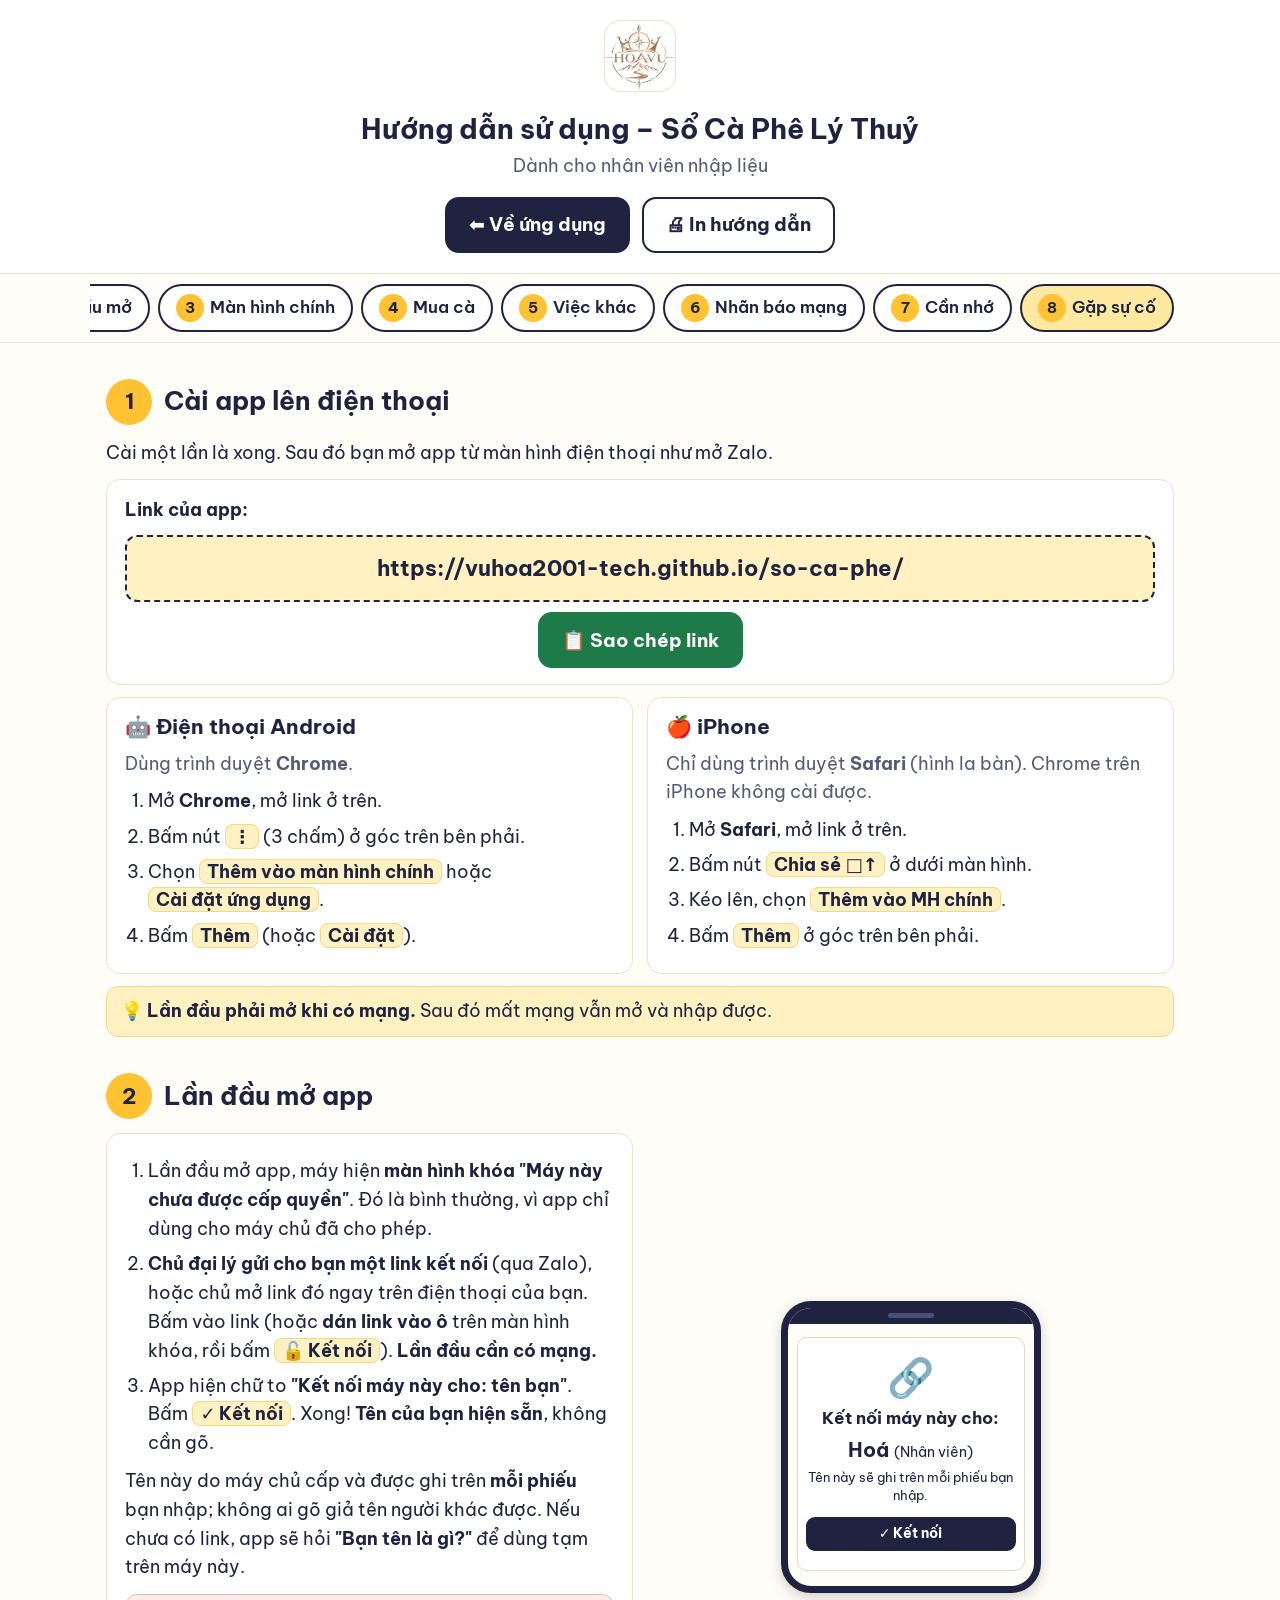
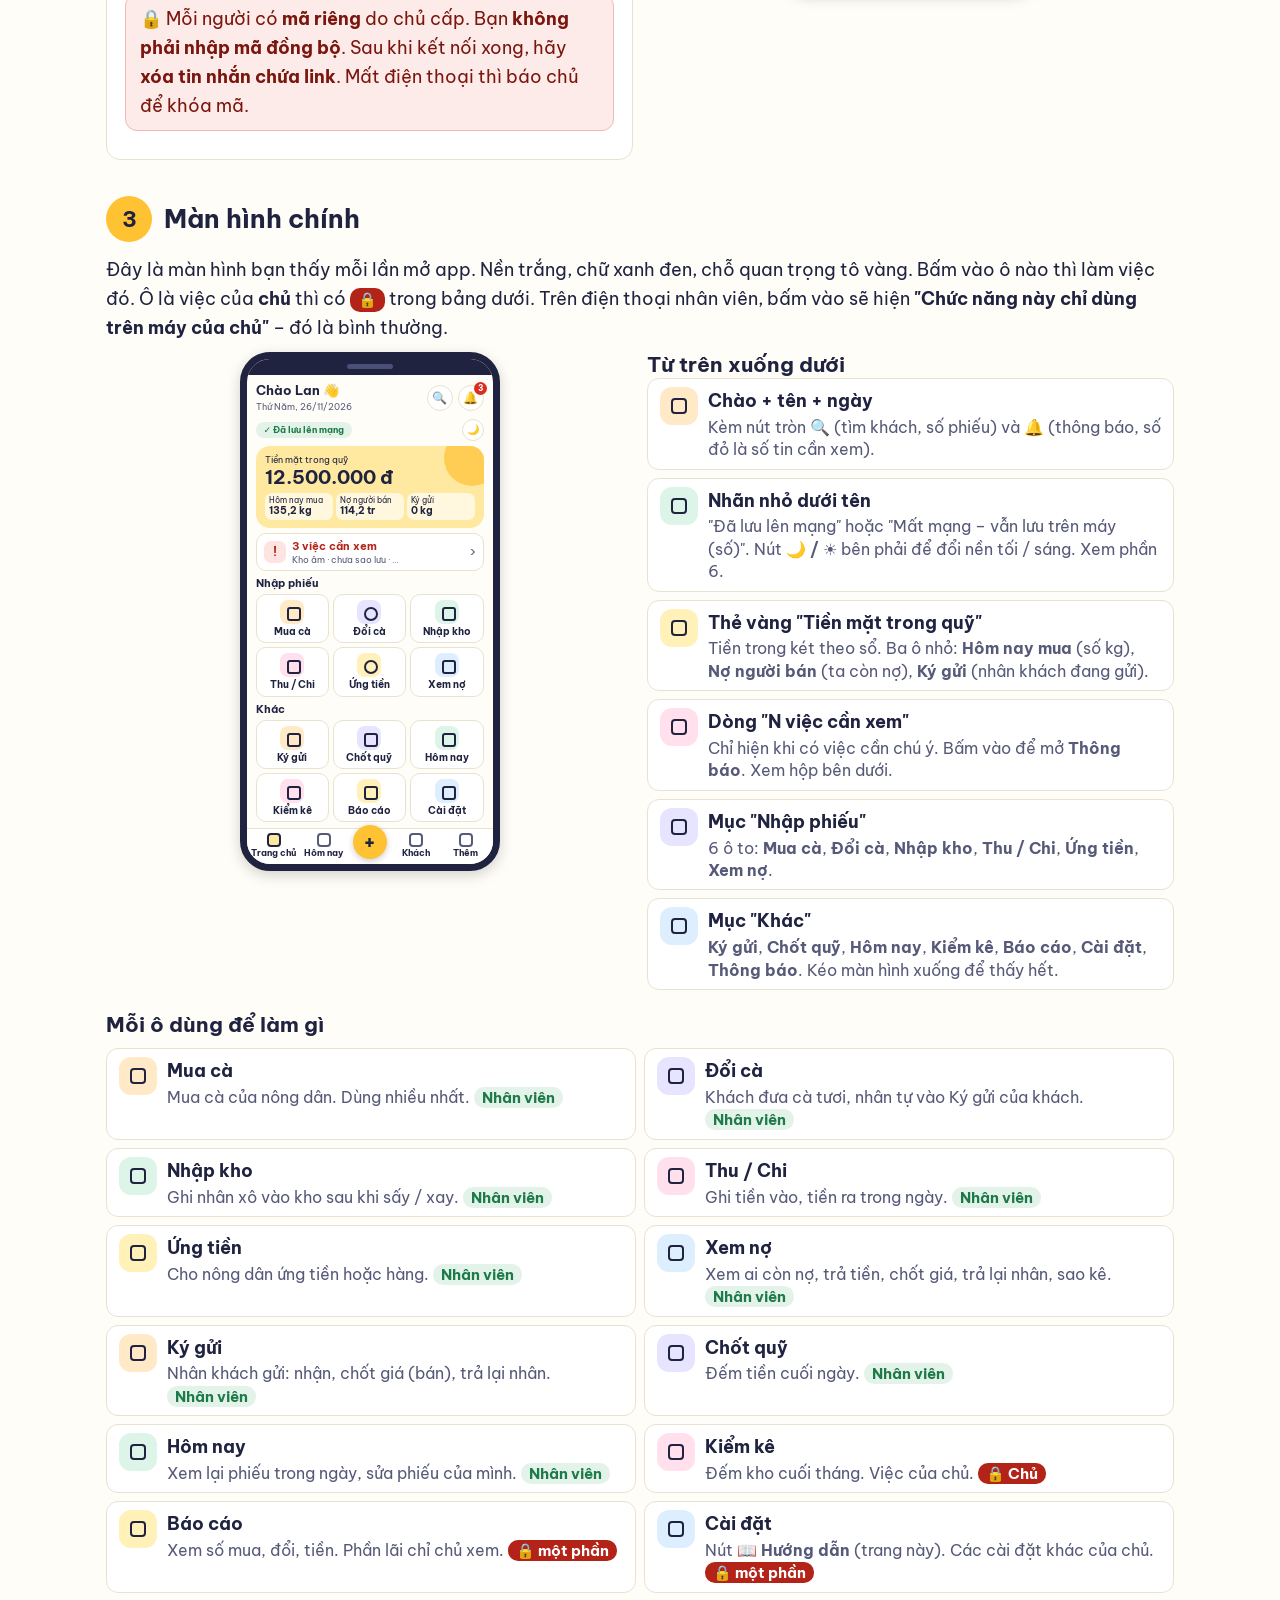
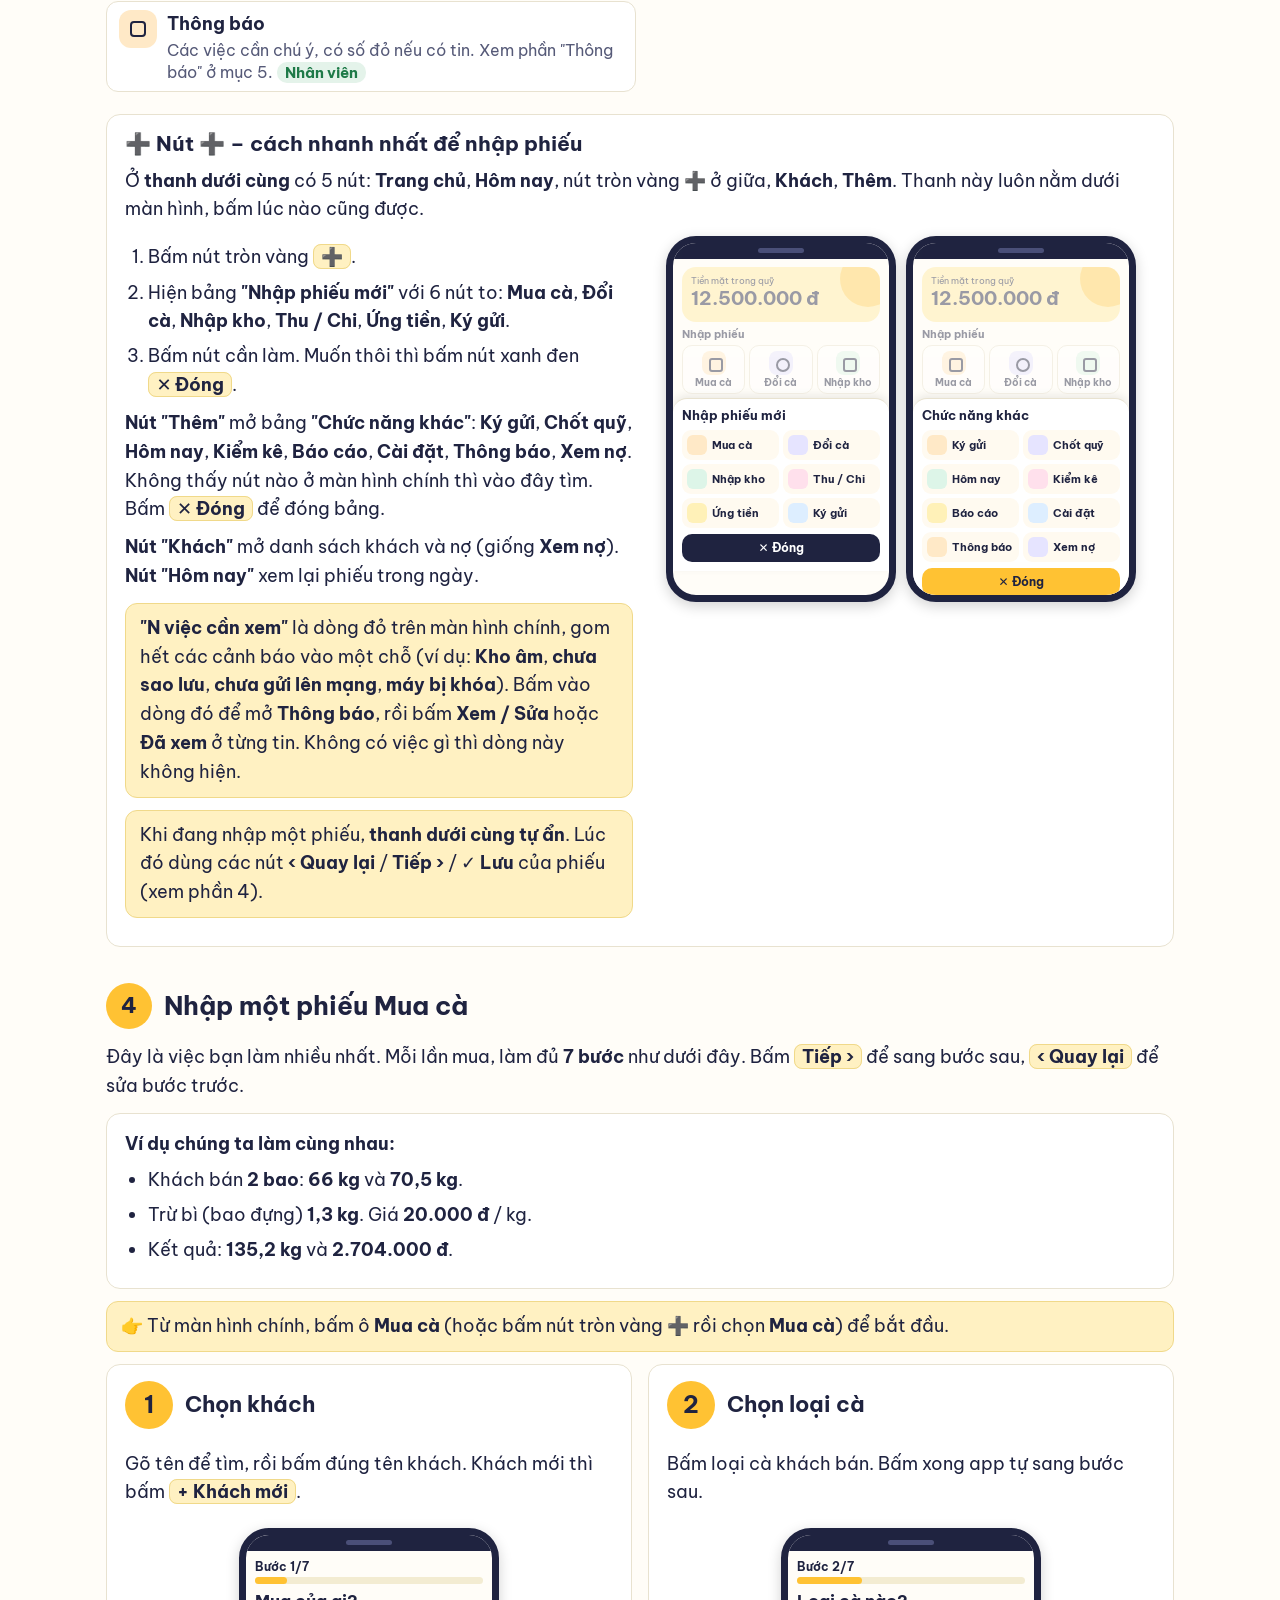
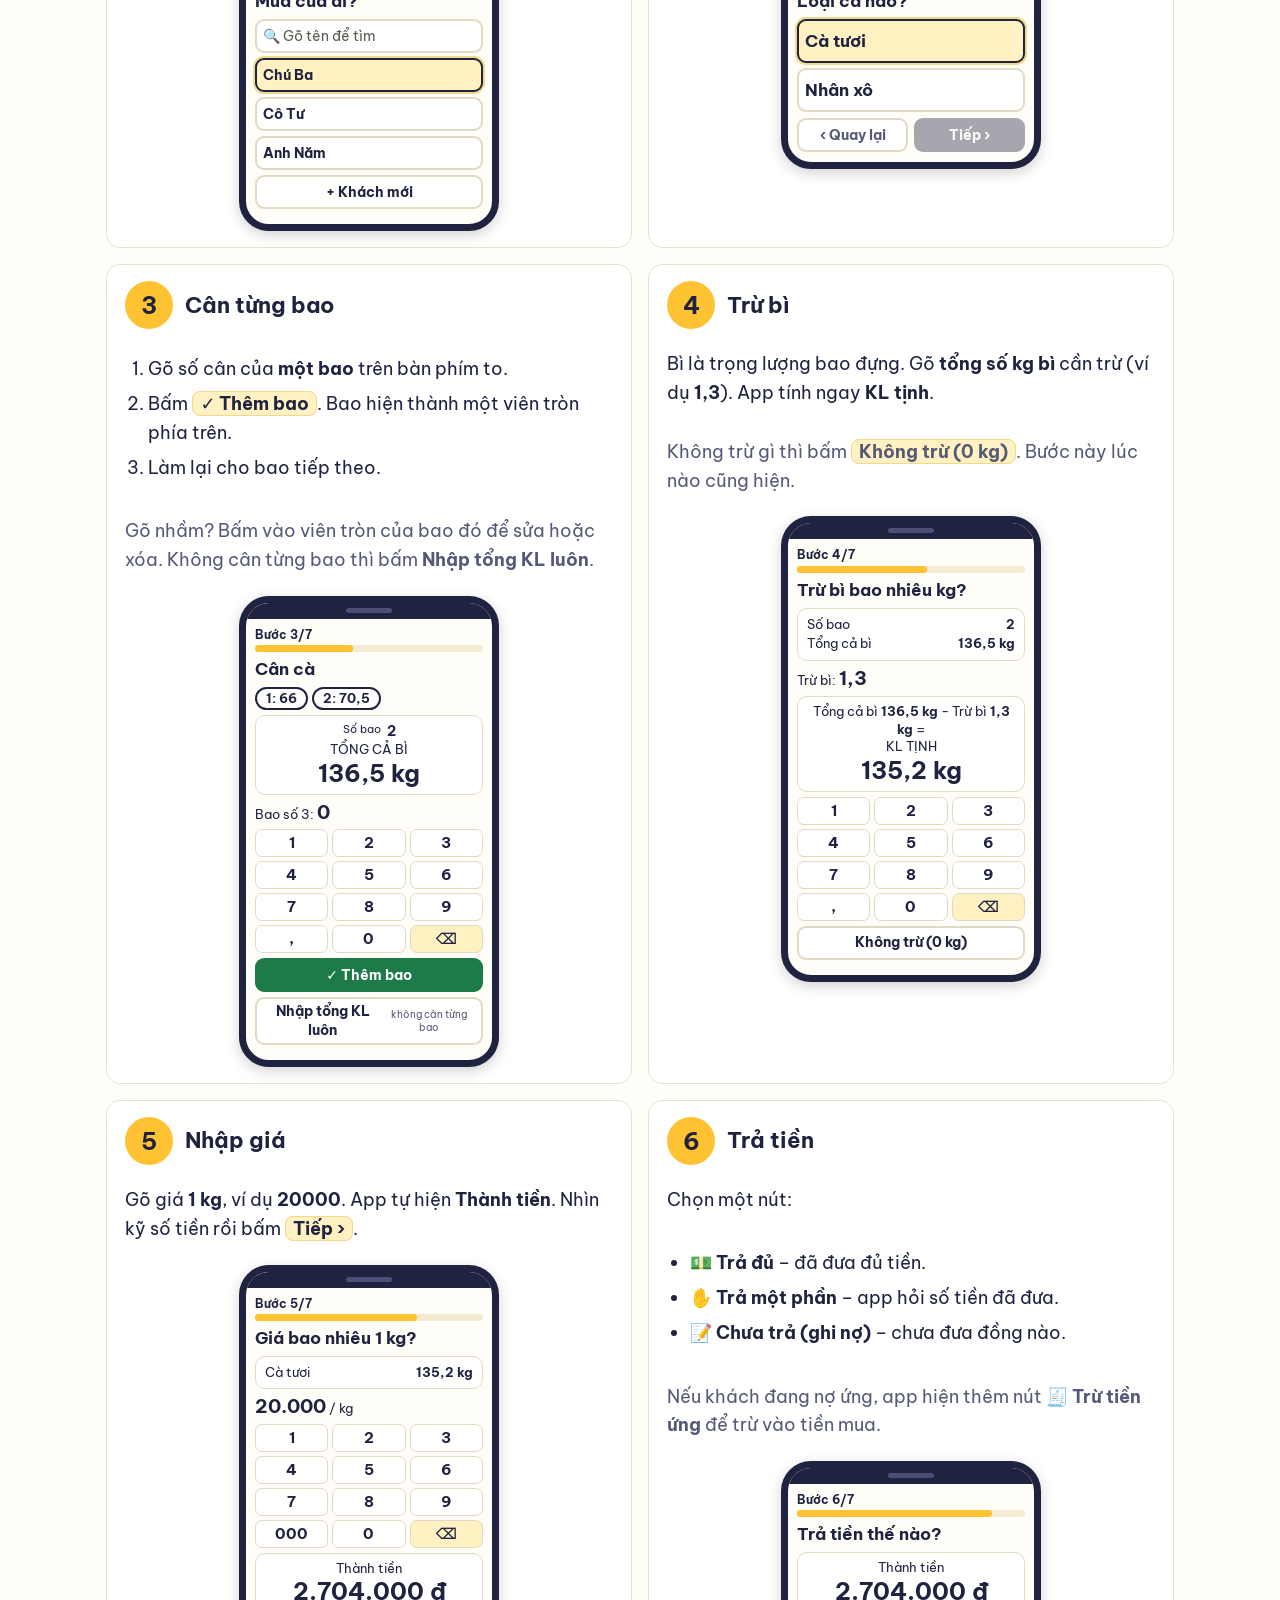
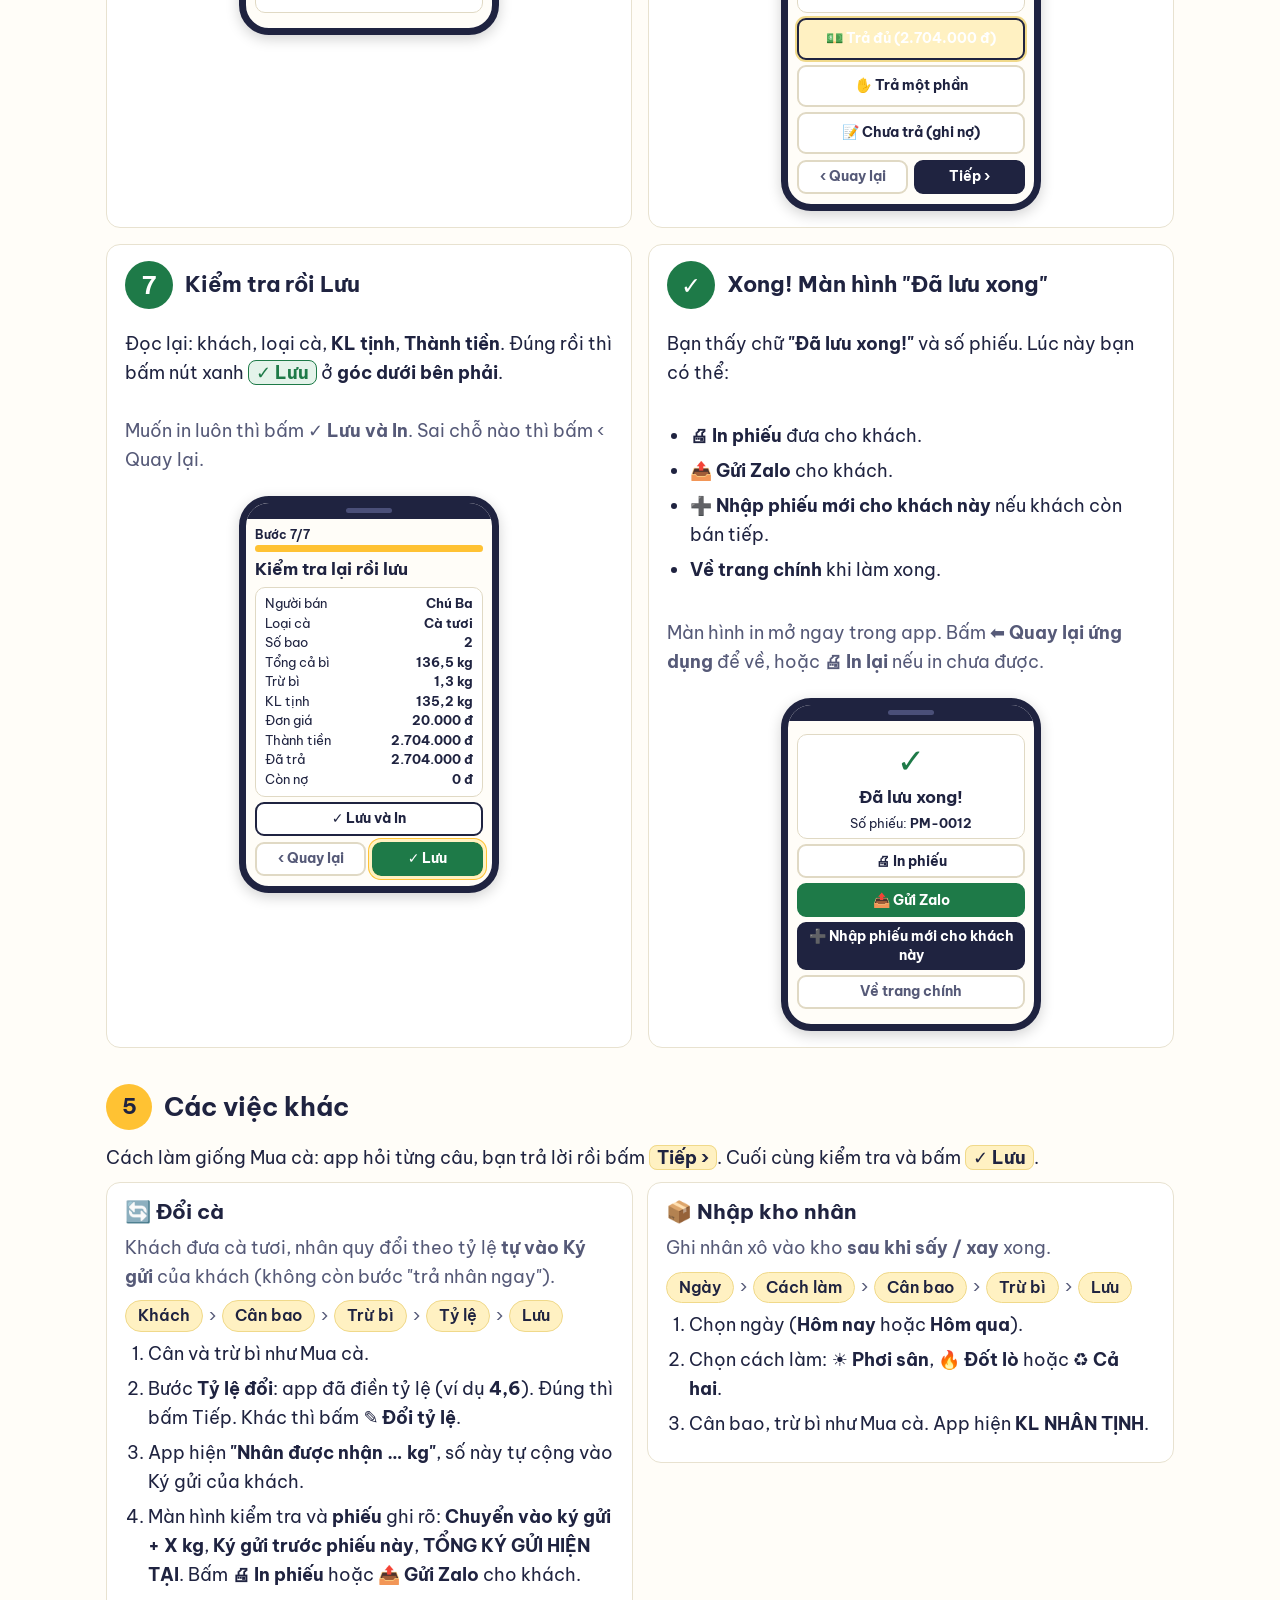
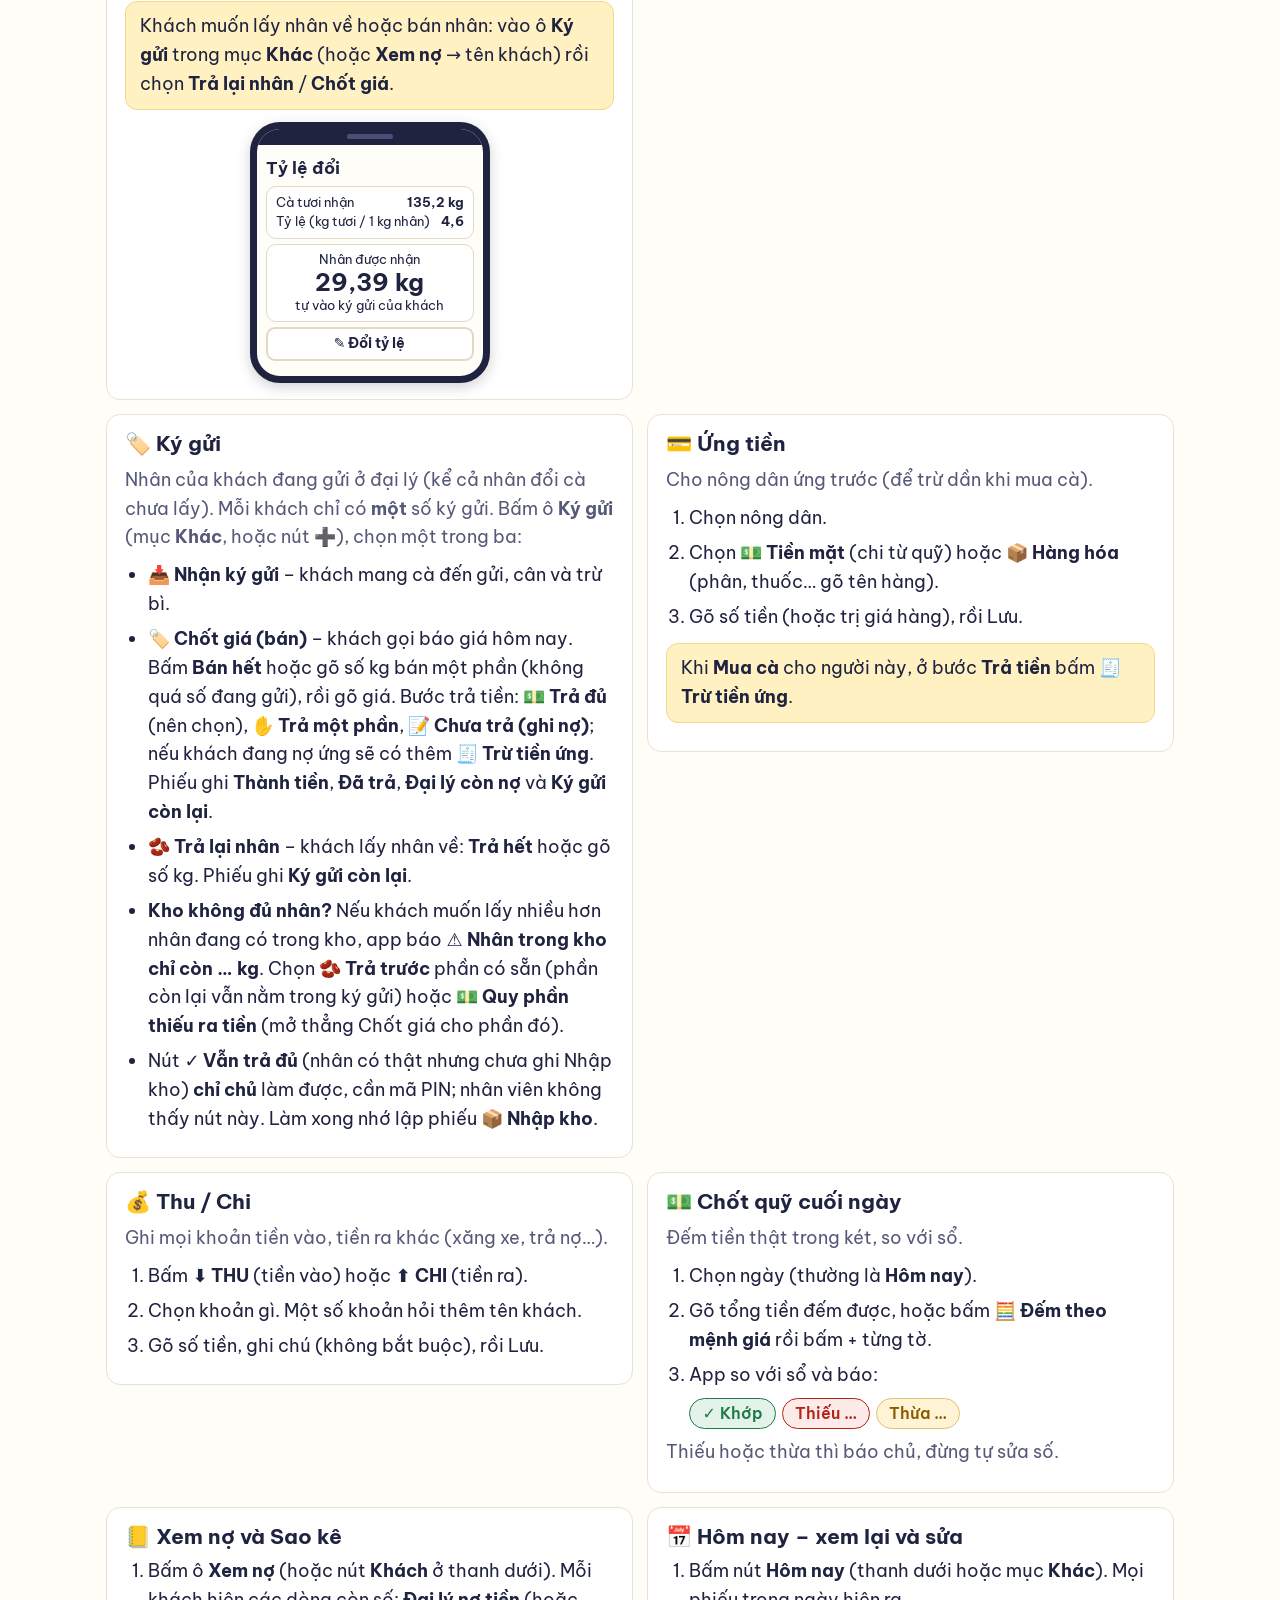
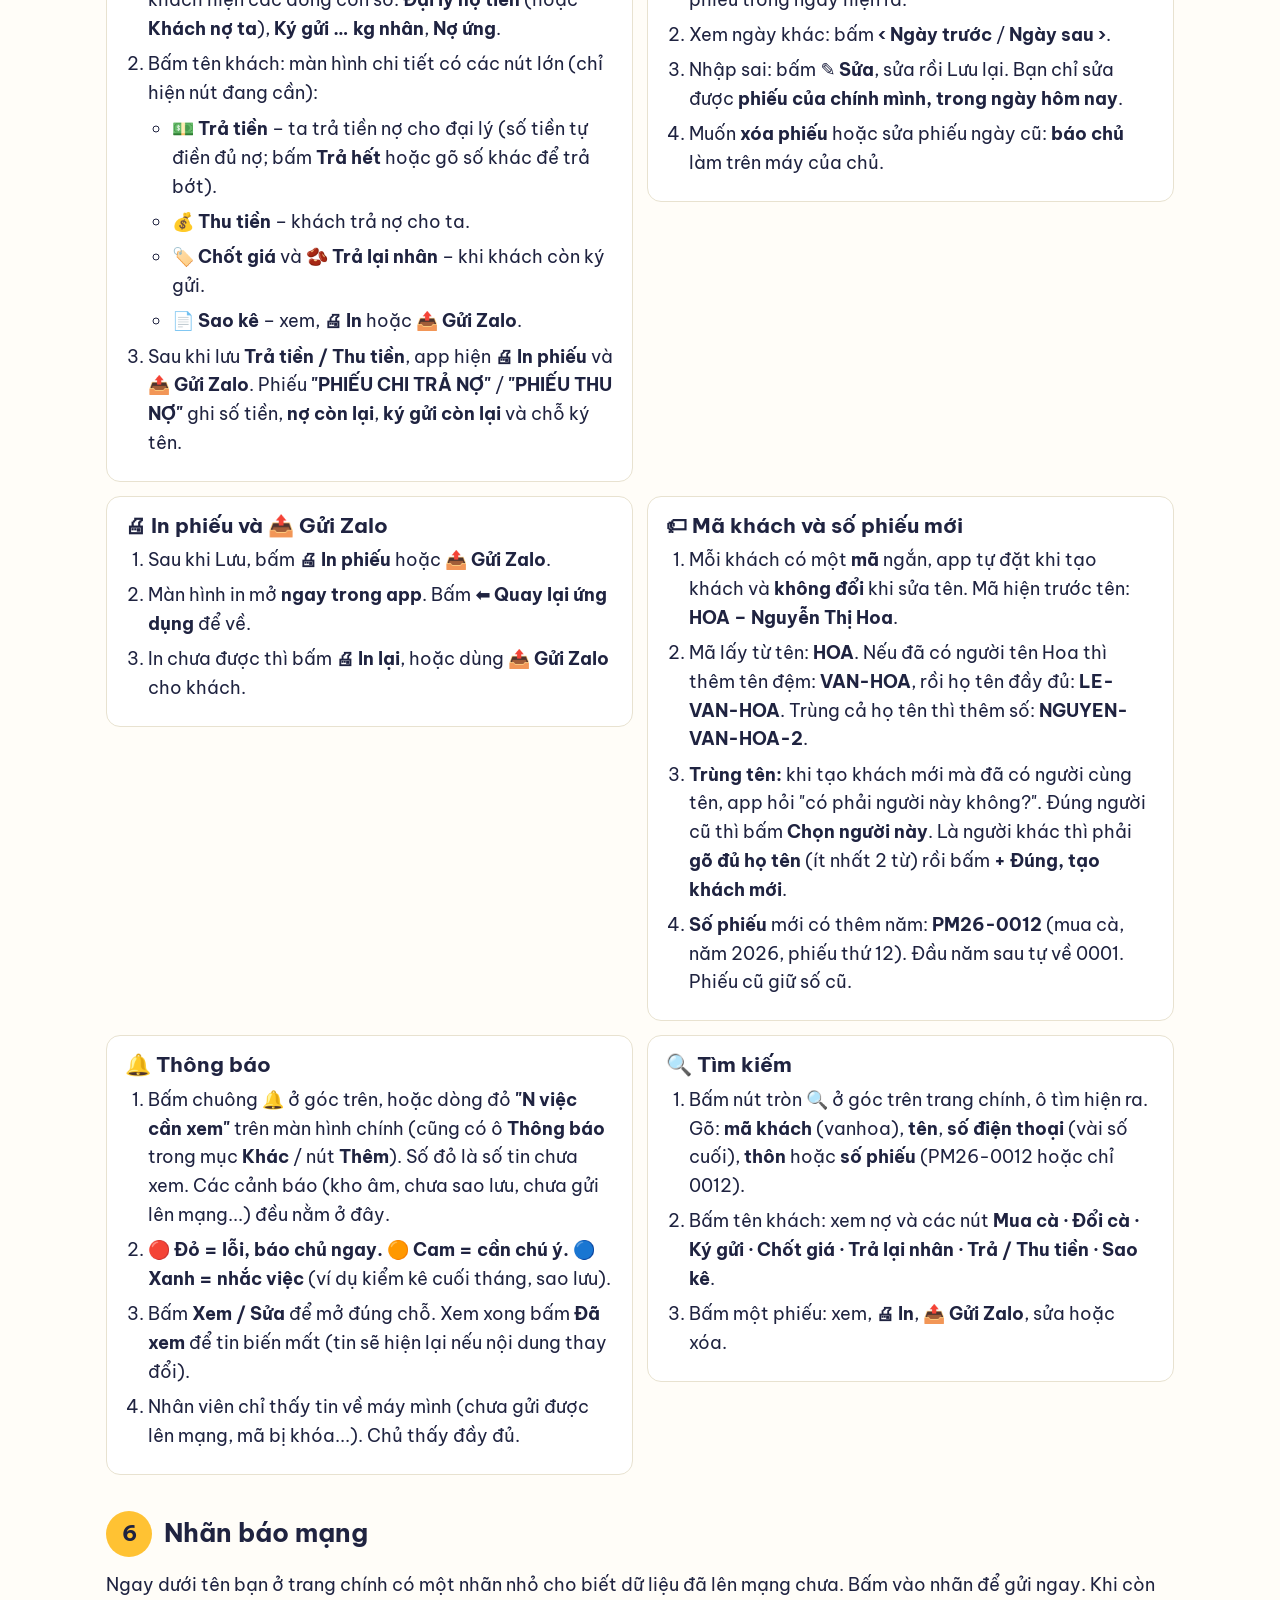
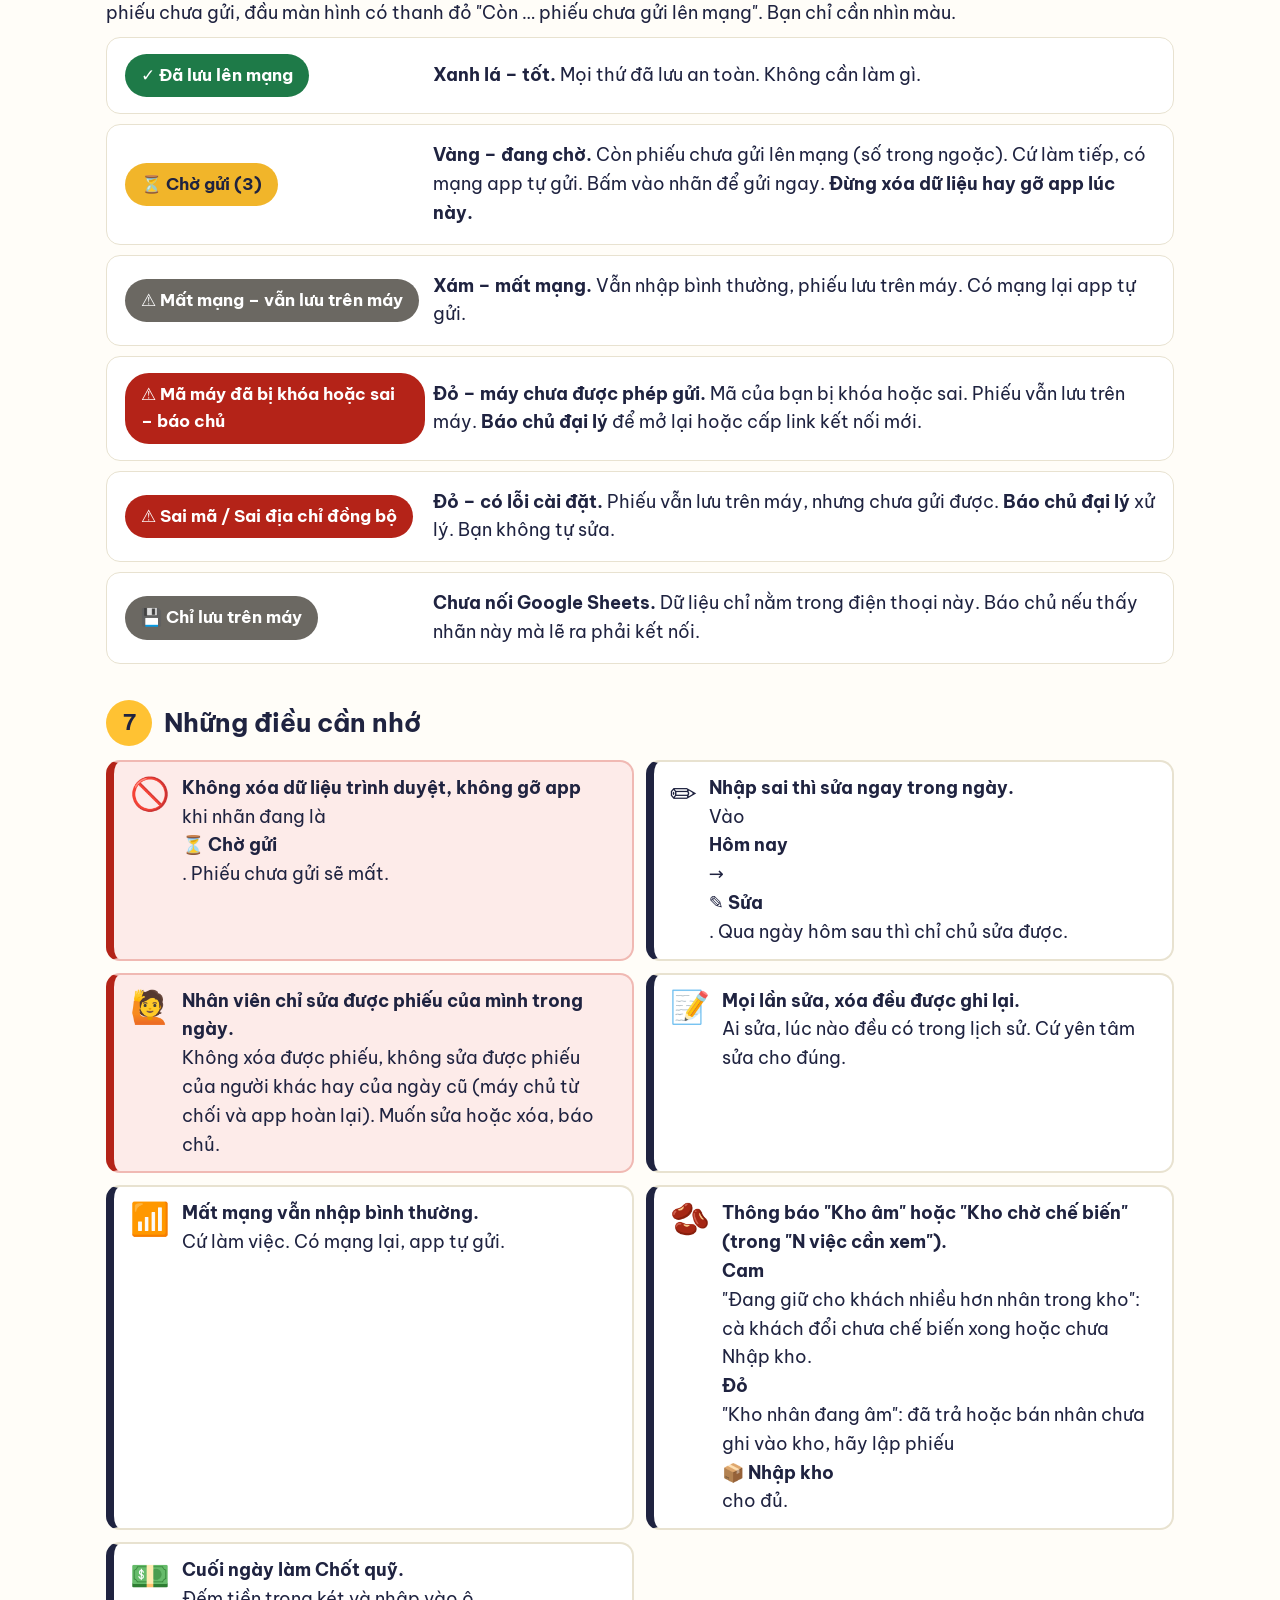
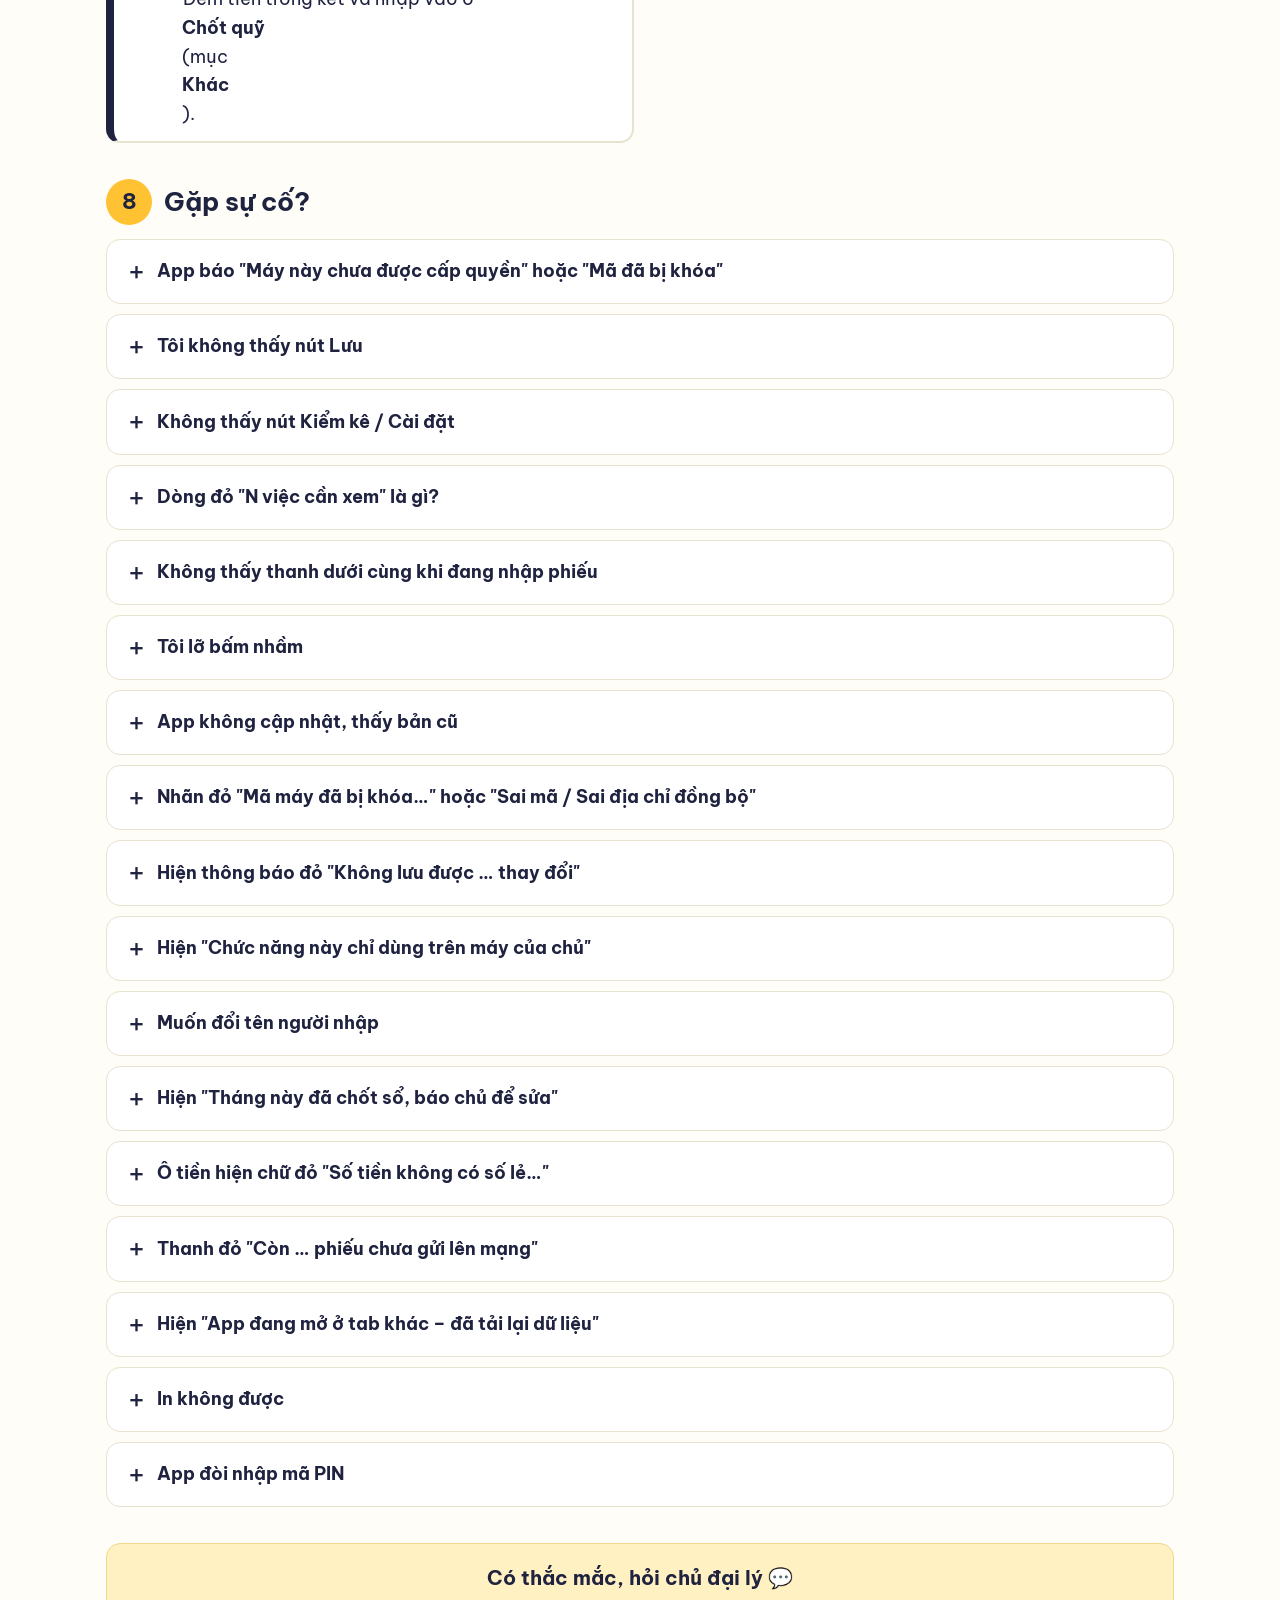
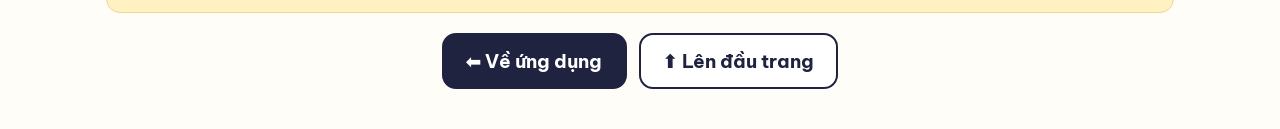
<file: huong-dan.html>
<!doctype html>
<html lang="vi">
<head>
<meta charset="utf-8">
<meta name="viewport" content="width=device-width, initial-scale=1">
<title>Hướng dẫn sử dụng – Sổ Cà Phê Lý Thuỷ</title>
<meta name="theme-color" content="#1f2340">
<link rel="icon" href="favicon-32.png">
<link rel="stylesheet" href="fonts/fonts.css">
<style>
:root{--bg:#fffdf8;--card:#fff;--line:#e8e2d0;--text:#1f2340;--mut:#565a78;--gold:#1f2340;--goldbg:#FFF1C2;--ok:#1e7a48;--okbg:#e4f3ea;--bad:#b42318;--badbg:#fdebe9;--warn:#8a5a00;--warnbg:#fff3d6;--r:14px}
*{box-sizing:border-box}
html{scroll-behavior:smooth;scroll-padding-top:84px;-webkit-text-size-adjust:100%}
body{margin:0;background:var(--bg);color:var(--text);font-family:"Be Vietnam Pro",system-ui,-apple-system,"Segoe UI",Roboto,Arial,sans-serif;font-size:18px;line-height:1.6;overflow-x:hidden}
img{max-width:100%}
a{color:var(--gold)}
.wrap{max-width:1100px;margin:0 auto;padding:0 16px 40px}
h1,h2,h3{line-height:1.25;margin:0}
h2{font-size:26px;font-weight:700}
h3{font-size:21px;font-weight:700}
p{margin:.5em 0}
.mut{color:var(--mut)}
/* header */
.top{background:var(--card);border-bottom:1px solid var(--line)}
.top .wrap{padding-top:20px;padding-bottom:20px;text-align:center}
.top img{width:72px;height:72px;border-radius:16px;border:1px solid var(--line)}
.top h1{font-size:28px;margin-top:10px}
.top p{margin:6px 0 0;color:var(--mut)}
.btns{display:flex;flex-wrap:wrap;gap:12px;justify-content:center;margin-top:16px}
.bt{display:inline-flex;align-items:center;justify-content:center;gap:8px;min-height:56px;padding:10px 22px;border-radius:14px;border:2px solid var(--gold);background:var(--card);color:var(--gold);font-weight:700;font-size:19px;line-height:1.2;font-family:inherit;text-decoration:none;cursor:pointer}
.bt.go{background:var(--gold);color:#fff}
.bt.ok{background:var(--ok);border-color:var(--ok);color:#fff}
/* toc */
.toc{position:sticky;top:0;z-index:20;background:var(--bg);border-bottom:1px solid var(--line);padding:8px 0}
.toc .row{display:flex;gap:8px;overflow-x:auto;padding:2px 16px;max-width:1100px;margin:0 auto;scrollbar-width:thin}
.toc a{flex:none;display:inline-flex;align-items:center;gap:6px;min-height:48px;padding:6px 16px;border-radius:24px;border:2px solid var(--gold);background:var(--card);color:var(--text);font-weight:600;font-size:17px;text-decoration:none;white-space:nowrap}
.toc a b{display:grid;place-items:center;width:28px;height:28px;border-radius:50%;background:#FFC233;color:#1f2340;font-size:15px}
.toc a.on{background:#FFE9A0}
/* sections */
section{margin-top:36px}
.sh{display:flex;align-items:center;gap:12px;margin-bottom:14px}
.sh .n{flex:none;display:grid;place-items:center;width:46px;height:46px;border-radius:50%;background:#FFC233;color:#1f2340;font-weight:700;font-size:22px}
.card{background:var(--card);border:1px solid var(--line);border-radius:var(--r);padding:16px 18px;margin:12px 0}
.card.avoid,.step,.warnc,.faq details{break-inside:avoid}
.cols{display:grid;gap:14px}
@media(min-width:760px){.cols.c2{grid-template-columns:1fr 1fr}.cols.c3{grid-template-columns:repeat(3,1fr)}}
.cols>.card{margin:0}
ol.s,ul.s{margin:.4em 0;padding-left:1.3em}
ol.s li,ul.s li{margin:.35em 0}
.tip{background:var(--goldbg);border:1px solid #f0d98a;border-radius:12px;padding:10px 14px;margin:12px 0}
.tip.red{background:var(--badbg);border-color:#f0b9b3;color:#7a160d}
b.k{background:var(--goldbg);border:1px solid #f0d98a;border-radius:8px;padding:0 7px;white-space:nowrap}
.link{display:block;font-weight:700;font-size:22px;word-break:break-all;text-align:center;background:var(--goldbg);border:2px dashed var(--gold);border-radius:12px;padding:14px;margin:10px 0;color:var(--text);text-decoration:none}
.lock{display:inline-block;background:var(--bad);color:#fff;border-radius:10px;padding:0 8px;font-size:15px;font-weight:700;white-space:nowrap}
.who{display:inline-block;border-radius:10px;padding:0 8px;font-size:15px;font-weight:700;background:var(--okbg);color:var(--ok);white-space:nowrap}
/* steps */
.steps{display:grid;gap:16px}
@media(min-width:900px){.steps{grid-template-columns:1fr 1fr}}
.step{background:var(--card);border:1px solid var(--line);border-radius:var(--r);padding:16px 18px;display:flex;flex-direction:column;gap:12px}
.step .hd{display:flex;align-items:center;gap:12px}
.step .num{flex:none;display:grid;place-items:center;width:48px;height:48px;border-radius:50%;background:#FFC233;color:#1f2340;font-weight:700;font-size:24px}
.step.final .num{background:var(--ok);color:#fff}
.step .hd h3{font-size:22px}
.step .fig{display:flex;justify-content:center}
.mini-sec{margin:22px 0 0}
.mini-sec>.card{margin-top:0}
.mini-sec .cols{align-items:start}
.flow{display:flex;flex-wrap:wrap;gap:6px;align-items:center;margin:8px 0}
.flow span{background:var(--goldbg);border:1px solid #f0d98a;border-radius:20px;padding:2px 12px;font-weight:600;font-size:16px}
.flow i{font-style:normal;color:var(--mut)}
/* phone mockup */
.phone{width:260px;flex:none;border:7px solid #1f2340;border-radius:30px;background:#fffdf8;overflow:hidden;box-shadow:0 4px 14px rgba(0,0,0,.18);font-size:13px;line-height:1.35;color:#1f2340;position:relative}
.phone .notch{height:16px;background:#1f2340;position:relative}
.phone .notch:after{content:"";position:absolute;left:50%;top:5px;width:46px;height:5px;border-radius:3px;background:#4a4f78;transform:translateX(-50%)}
.scr{padding:8px 9px 10px}
.pillrow{display:flex;justify-content:space-between;align-items:center;margin-bottom:6px;font-size:11px;font-weight:700}
.prog{font-size:12px;font-weight:700}
.bar{height:7px;background:#f3ecd2;border-radius:4px;margin:2px 0 6px}
.bar i{display:block;height:100%;background:#FFC233;border-radius:4px}
.q{font-size:17px;font-weight:700;margin:4px 0 6px}
.mc{background:#fff;border:1px solid #e0d9c4;border-radius:10px;padding:6px 9px;margin:5px 0}
.rl{display:flex;justify-content:space-between;gap:6px;padding:1px 0}
.rl b{text-align:right}
.big{font-weight:700;color:var(--gold)}
.huge{font-size:24px;font-weight:700;color:var(--gold);display:block;text-align:center;line-height:1.2}
.ctr{text-align:center}
.mb{display:flex;align-items:center;justify-content:center;text-align:center;min-height:34px;border-radius:9px;border:2px solid #e0d9c4;background:#fff;font-weight:700;font-size:14px;margin:5px 0;padding:3px 6px}
.mb small{display:block;font-size:10px;font-weight:400;color:#565a78}
.mb.go{background:var(--gold);border-color:var(--gold);color:#fff}
.mb.ok{background:var(--ok);border-color:var(--ok);color:#fff}
.mb.sel{background:#FFF1C2;border-color:var(--gold);box-shadow:0 0 0 2px #f0d98a}
.mb.ghost{background:#fff;color:#565a78}
.mb.bad{background:var(--bad);border-color:var(--bad);color:#fff}
.mb.ok2{color:var(--gold);border-color:var(--gold)}
.nav2{display:grid;grid-template-columns:1fr 1fr;gap:6px;margin-top:6px}
.nav2 .mb{margin:0}
.nav2 .right{background:var(--ok);border-color:var(--ok);color:#fff;outline:3px solid #FFF1C2;box-shadow:0 0 0 4px #FFC233}
.chips{display:flex;flex-wrap:wrap;gap:4px;margin:2px 0}
.chip{border:2px solid var(--gold);border-radius:16px;padding:1px 9px;font-weight:700;background:#fff;font-size:13px}
.kpd{font-size:13px;margin:4px 0}
.kpd b{font-size:19px}
.mk{display:grid;grid-template-columns:repeat(3,1fr);gap:4px;margin:4px 0}
.mk span{display:grid;place-items:center;min-height:28px;border-radius:7px;border:1px solid #e0d9c4;background:#fff;font-weight:700;font-size:15px}
.mk span.d{background:#FFF1C2}
.mini3{display:flex;justify-content:space-around;font-size:11px;text-align:center}
.mini3 b{display:block;font-size:14px}
.tag{position:absolute;right:6px;bottom:50px;background:#FFC233;color:#1f2340;font-weight:700;font-size:11px;padding:2px 8px;border-radius:10px}
/* home mockup (easy mode) */
.ehm{display:flex;align-items:center;gap:5px;margin-bottom:5px}
.ehm .hi{flex:1;min-width:0;line-height:1.2}.ehm .hi b{display:block;font-size:13px}.ehm .hi span{font-size:9px;color:var(--mut)}
.rb{position:relative;flex:none;display:grid;place-items:center;width:26px;height:26px;border-radius:50%;background:#fff;border:1px solid var(--line);font-size:12px}
.rb i{position:absolute;top:-4px;right:-4px;background:#d92d20;color:#fff;font-style:normal;font-size:8px;font-weight:700;min-width:13px;height:13px;border-radius:7px;display:grid;place-items:center}
.erow{display:flex;align-items:center;justify-content:space-between;gap:4px;margin-bottom:5px}
.schip{border-radius:12px;padding:2px 8px;font-size:9px;font-weight:700;background:#e9ebf3;color:#565a78}
.schip.ok{background:var(--okbg);color:var(--ok)}
.hcard{background:#FFE9A0;border-radius:14px;padding:8px 9px;margin-bottom:5px;position:relative;overflow:hidden}
.hcard:after{content:"";position:absolute;right:-16px;top:-16px;width:56px;height:56px;border-radius:50%;background:#FFC233;opacity:.7}
.hcard small{display:block;font-size:9px;position:relative;z-index:1}.hcard .hb{display:block;font-size:19px;font-weight:700;line-height:1.2;margin-bottom:4px;position:relative;z-index:1}
.hk3{display:grid;grid-template-columns:repeat(3,1fr);gap:3px;position:relative;z-index:1}
.hk3 div{background:rgba(255,255,255,.65);border-radius:7px;padding:3px 4px;font-size:7.5px;line-height:1.2}.hk3 b{display:block;font-size:10px}
.eal2{display:flex;align-items:center;gap:6px;background:#fff;border:1px solid var(--line);border-radius:10px;padding:5px 7px;margin-bottom:5px}
.eal2 .ai{flex:none;display:grid;place-items:center;width:22px;height:22px;border-radius:7px;background:#fde4e1;color:#b42318;font-weight:700;font-size:12px}
.eal2 b{display:block;color:#b42318;font-size:11px}.eal2 small{display:block;font-size:8.5px;color:var(--mut)}.eal2 .cv{margin-left:auto;color:var(--mut);font-size:14px}
.hs{font-size:11px;font-weight:700;margin:5px 0 3px}
.tiles{display:grid;grid-template-columns:repeat(3,1fr);gap:4px;margin-bottom:2px}
.tl{background:#fff;border:1px solid var(--line);border-radius:10px;padding:5px 1px;text-align:center;font-weight:700;font-size:9.5px;line-height:1.2}
.tl span{display:block;width:24px;height:24px;margin:0 auto 2px;border-radius:8px;position:relative}
.tl span:before{content:"";position:absolute;left:7px;top:7px;width:10px;height:10px;border:2px solid #1f2340;border-radius:3px}
.tl span.r:before{border-radius:50%}
.p1{background:#FFE9C7}.p2{background:#E6E4FF}.p3{background:#DDF5E8}.p4{background:#FFE0EC}.p5{background:#FFF1B8}.p6{background:#DDEEFF}
.bnav{display:flex;align-items:flex-end;justify-content:space-around;background:#fff;border-top:1px solid var(--line);margin:6px -9px -10px;padding:4px 2px 5px;font-size:8.5px;font-weight:700;text-align:center;position:relative}
.bnav div{flex:1;line-height:1.2}.bnav div i{display:block;width:14px;height:14px;margin:0 auto 1px;border:2px solid #565a78;border-radius:4px}
.bnav .on{color:#1f2340}.bnav .on i{border-color:#1f2340;background:#FFE9A0}
.bnav .plus{flex:none;width:34px;height:34px;margin:-14px 4px 0;border-radius:50%;background:#FFC233;display:grid;place-items:center;font-size:20px;font-weight:700;color:#1f2340;box-shadow:0 2px 6px rgba(0,0,0,.2)}
.shbox{background:#fff;border-top:1px solid var(--line);border-radius:14px 14px 0 0;margin:4px -9px -10px;padding:8px 9px 9px;box-shadow:0 -3px 8px rgba(0,0,0,.08)}
.shbox .t{font-weight:700;font-size:13px;margin-bottom:5px}
.sg{display:grid;grid-template-columns:1fr 1fr;gap:4px}
.sg div{display:flex;align-items:center;gap:5px;background:#fffaf0;border-radius:9px;padding:5px;font-weight:700;font-size:11px}
.sg div span{flex:none;width:20px;height:20px;border-radius:6px}
.xcl{margin-top:6px;background:#1f2340;color:#fff;text-align:center;border-radius:10px;padding:6px;font-weight:700;font-size:12px}
.xcl.y{background:#FFC233;color:#1f2340}
.dim{opacity:.45}
/* tile captions */
.tcap{display:grid;grid-template-columns:1fr;gap:8px;margin:0;padding:0;list-style:none}
@media(min-width:600px){.tcap{grid-template-columns:1fr 1fr}}
.tcap li{display:flex;gap:10px;align-items:flex-start;background:var(--card);border:1px solid var(--line);border-radius:12px;padding:8px 12px;break-inside:avoid}
.tcap .ic{flex:none;width:38px;height:38px;border-radius:12px;position:relative}.tcap .ic:before{content:"";position:absolute;left:11px;top:11px;width:12px;height:12px;border:2px solid #1f2340;border-radius:4px}
.tcap li>div>b{display:block}
.tcap small{display:block;font-size:16px;color:var(--mut);line-height:1.4}
/* pills */
.pill{display:inline-block;border-radius:24px;padding:8px 16px;font-weight:700;font-size:17px;color:#fff}
.pill.ok{background:var(--ok)}.pill.wait{background:#f1b52a;color:#1f2340}.pill.off{background:#6b6862}.pill.bad{background:var(--bad)}.pill.none{background:#6b6862}
.pl{display:grid;gap:10px}
.pl .card{display:grid;gap:8px;margin:0}
@media(min-width:760px){.pl .card{grid-template-columns:300px 1fr;align-items:center}}
/* warn */
.warns{display:grid;gap:12px}
@media(min-width:760px){.warns{grid-template-columns:1fr 1fr}}
.warnc{display:flex;gap:12px;background:var(--card);border:2px solid var(--line);border-left:8px solid var(--gold);border-radius:var(--r);padding:12px 16px}
.warnc.r{border-color:#f0b9b3;border-left-color:var(--bad);background:var(--badbg)}
.warnc .ic{font-size:32px;line-height:1.2}
.warnc b{display:block}
/* faq */
.faq details{background:var(--card);border:1px solid var(--line);border-radius:var(--r);margin:10px 0;padding:0}
.faq summary{cursor:pointer;font-weight:700;padding:14px 18px;min-height:56px;list-style:none;display:flex;align-items:center;gap:10px}
.faq summary::-webkit-details-marker{display:none}
.faq summary:before{content:"＋";color:var(--gold);font-size:22px}
.faq details[open] summary:before{content:"－"}
.faq details>div{padding:0 18px 14px}
footer{margin-top:36px;text-align:center;font-weight:700;font-size:20px;background:var(--goldbg);border:1px solid #f0d98a;border-radius:var(--r);padding:18px}
.toast{position:fixed;left:50%;bottom:20px;transform:translateX(-50%);background:#1f2340;color:#fff;padding:10px 20px;border-radius:24px;font-weight:600;z-index:50}
.toast[hidden]{display:none}
@media(max-width:420px){body{font-size:18px}h2{font-size:24px}.top h1{font-size:25px}.bt{width:100%}}
/* print */
@page{size:A4;margin:12mm}
@media print{
 *{-webkit-print-color-adjust:exact;print-color-adjust:exact}
 body{background:#fff;font-size:14px;line-height:1.45}
 .no-print,.toc,.toast{display:none!important}
 .wrap{max-width:none;padding:0}
 .top{border:0}.top .wrap{padding:0 0 8px}
 .top img{width:56px;height:56px}
 h2{font-size:21px}h3{font-size:17px}
 section{margin-top:18px}
 section>.sh{break-after:avoid}
 .card,.step,.warnc,.tcap li,.pl .card,.faq details{break-inside:avoid;page-break-inside:avoid}
 .steps{grid-template-columns:1fr 1fr;gap:10px}
 .cols.c2{grid-template-columns:1fr 1fr}.cols.c3{grid-template-columns:repeat(3,1fr)}
 .tcap{grid-template-columns:1fr 1fr}
 .warns{grid-template-columns:1fr 1fr}
 .pl .card{grid-template-columns:230px 1fr}
 .faq details>div{display:block}
 .phone{box-shadow:none;transform-origin:top center}
 .link{font-size:17px}
 a{color:inherit;text-decoration:none}
}
</style>
</head>
<body>

<header class="top">
  <div class="wrap">
    <img src="logo-128.png" alt="Logo HOAVU" width="72" height="72">
    <h1>Hướng dẫn sử dụng – Sổ Cà Phê Lý Thuỷ</h1>
    <p>Dành cho nhân viên nhập liệu</p>
    <div class="btns no-print">
      <a class="bt go" href="./">⬅ Về ứng dụng</a>
      <button class="bt" type="button" onclick="window.print()">🖨 In hướng dẫn</button>
    </div>
  </div>
</header>

<nav class="toc no-print" aria-label="Mục lục">
  <div class="row">
    <a href="#cai-app"><b>1</b> Cài app</a>
    <a href="#lan-dau"><b>2</b> Lần đầu mở</a>
    <a href="#man-hinh"><b>3</b> Màn hình chính</a>
    <a href="#mua-ca"><b>4</b> Mua cà</a>
    <a href="#khac"><b>5</b> Việc khác</a>
    <a href="#nhan"><b>6</b> Nhãn báo mạng</a>
    <a href="#nho"><b>7</b> Cần nhớ</a>
    <a href="#su-co"><b>8</b> Gặp sự cố</a>
  </div>
</nav>

<main class="wrap">

<!-- 1 -->
<section id="cai-app">
  <div class="sh"><span class="n">1</span><h2>Cài app lên điện thoại</h2></div>
  <p>Cài một lần là xong. Sau đó bạn mở app từ màn hình điện thoại như mở Zalo.</p>
  <div class="card avoid">
    <b>Link của app:</b>
    <a class="link" id="applink" href="https://vuhoa2001-tech.github.io/so-ca-phe/">https://vuhoa2001-tech.github.io/so-ca-phe/</a>
    <div class="btns no-print" style="margin-top:8px"><button class="bt ok" type="button" id="copybtn">📋 Sao chép link</button></div>
  </div>
  <div class="cols c2">
    <div class="card avoid">
      <h3>🤖 Điện thoại Android</h3>
      <p class="mut">Dùng trình duyệt <b>Chrome</b>.</p>
      <ol class="s">
        <li>Mở <b>Chrome</b>, mở link ở trên.</li>
        <li>Bấm nút <b class="k">⋮</b> (3 chấm) ở góc trên bên phải.</li>
        <li>Chọn <b class="k">Thêm vào màn hình chính</b> hoặc <b class="k">Cài đặt ứng dụng</b>.</li>
        <li>Bấm <b class="k">Thêm</b> (hoặc <b class="k">Cài đặt</b>).</li>
      </ol>
    </div>
    <div class="card avoid">
      <h3>🍎 iPhone</h3>
      <p class="mut">Chỉ dùng trình duyệt <b>Safari</b> (hình la bàn). Chrome trên iPhone không cài được.</p>
      <ol class="s">
        <li>Mở <b>Safari</b>, mở link ở trên.</li>
        <li>Bấm nút <b class="k">Chia sẻ □↑</b> ở dưới màn hình.</li>
        <li>Kéo lên, chọn <b class="k">Thêm vào MH chính</b>.</li>
        <li>Bấm <b class="k">Thêm</b> ở góc trên bên phải.</li>
      </ol>
    </div>
  </div>
  <div class="tip">💡 <b>Lần đầu phải mở khi có mạng.</b> Sau đó mất mạng vẫn mở và nhập được.</div>
</section>

<!-- 2 -->
<section id="lan-dau">
  <div class="sh"><span class="n">2</span><h2>Lần đầu mở app</h2></div>
  <div class="cols c2" style="align-items:center">
    <div class="card">
      <ol class="s">
        <li>Lần đầu mở app, máy hiện <b>màn hình khóa "Máy này chưa được cấp quyền"</b>. Đó là bình thường, vì app chỉ dùng cho máy chủ đã cho phép.</li>
        <li><b>Chủ đại lý gửi cho bạn một link kết nối</b> (qua Zalo), hoặc chủ mở link đó ngay trên điện thoại của bạn. Bấm vào link (hoặc <b>dán link vào ô</b> trên màn hình khóa, rồi bấm <b class="k">🔓 Kết nối</b>). <b>Lần đầu cần có mạng.</b></li>
        <li>App hiện chữ to <b>"Kết nối máy này cho: tên bạn"</b>. Bấm <b class="k">✓ Kết nối</b>. Xong! <b>Tên của bạn hiện sẵn</b>, không cần gõ.</li>
      </ol>
      <p>Tên này do máy chủ cấp và được ghi trên <b>mỗi phiếu</b> bạn nhập; không ai gõ giả tên người khác được. Nếu chưa có link, app sẽ hỏi <b>"Bạn tên là gì?"</b> để dùng tạm trên máy này.</p>
      <div class="tip red">🔒 Mỗi người có <b>mã riêng</b> do chủ cấp. Bạn <b>không phải nhập mã đồng bộ</b>. Sau khi kết nối xong, hãy <b>xóa tin nhắn chứa link</b>. Mất điện thoại thì báo chủ để khóa mã.</div>
    </div>
    <div class="fig" style="display:flex;justify-content:center">
      <div class="phone" role="img" aria-label="Màn hình kết nối: Kết nối máy này cho: Hoá (Nhân viên)? Có nút Kết nối.">
        <div class="notch"></div>
        <div class="scr" aria-hidden="true">
          <div class="mc ctr" style="padding:14px 8px"><div style="font-size:38px">🔗</div><div class="q">Kết nối máy này cho:</div><div style="font-size:20px;font-weight:700;margin:6px 0">Hoá <span style="font-weight:400;font-size:14px">(Nhân viên)</span></div><div>Tên này sẽ ghi trên mỗi phiếu bạn nhập.</div>
          <div class="mb go" style="margin-top:12px">✓ Kết nối</div></div>
        </div>
      </div>
    </div>
  </div>
</section>

<!-- 3 -->
<section id="man-hinh">
  <div class="sh"><span class="n">3</span><h2>Màn hình chính</h2></div>
  <p>Đây là màn hình bạn thấy mỗi lần mở app. Nền trắng, chữ xanh đen, chỗ quan trọng tô vàng. Bấm vào ô nào thì làm việc đó. Ô là việc của <b>chủ</b> thì có <span class="lock">🔒</span> trong bảng dưới. Trên điện thoại nhân viên, bấm vào sẽ hiện <b>"Chức năng này chỉ dùng trên máy của chủ"</b> – đó là bình thường.</p>
  <div class="cols c2" style="align-items:start">
    <div class="fig" style="display:flex;justify-content:center">
      <div class="phone" role="img" aria-label="Màn hình chính: Chào tên bạn và ngày, nút tìm kiếm và chuông thông báo có số đỏ. Thẻ vàng Tiền mặt trong quỹ với ba ô nhỏ: Hôm nay mua, Nợ người bán, Ký gửi. Dòng 3 việc cần xem. Mục Nhập phiếu có 6 ô: Mua cà, Đổi cà, Nhập kho, Thu / Chi, Ứng tiền, Xem nợ. Mục Khác có Ký gửi, Chốt quỹ, Hôm nay và các ô khác. Thanh dưới: Trang chủ, Hôm nay, nút tròn vàng cộng, Khách, Thêm.">
        <div class="notch"></div>
        <div class="scr" aria-hidden="true">
          <div class="ehm"><div class="hi"><b>Chào Lan 👋</b><span>Thứ Năm, 26/11/2026</span></div><span class="rb">🔍</span><span class="rb">🔔<i>3</i></span></div>
          <div class="erow"><span class="schip ok">✓ Đã lưu lên mạng</span><span class="rb" style="width:22px;height:22px;font-size:10px">🌙</span></div>
          <div class="hcard"><small>Tiền mặt trong quỹ</small><span class="hb">12.500.000 đ</span><div class="hk3"><div>Hôm nay mua<b>135,2 kg</b></div><div>Nợ người bán<b>114,2 tr</b></div><div>Ký gửi<b>0 kg</b></div></div></div>
          <div class="eal2"><span class="ai">!</span><div><b>3 việc cần xem</b><small>Kho âm · chưa sao lưu · …</small></div><span class="cv">›</span></div>
          <div class="hs">Nhập phiếu</div>
          <div class="tiles">
            <div class="tl"><span class="p1"></span>Mua cà</div><div class="tl"><span class="p2 r"></span>Đổi cà</div><div class="tl"><span class="p3"></span>Nhập kho</div><div class="tl"><span class="p4"></span>Thu / Chi</div><div class="tl"><span class="p5 r"></span>Ứng tiền</div><div class="tl"><span class="p6"></span>Xem nợ</div>
          </div>
          <div class="hs">Khác</div>
          <div class="tiles">
            <div class="tl"><span class="p1"></span>Ký gửi</div><div class="tl"><span class="p2"></span>Chốt quỹ</div><div class="tl"><span class="p3"></span>Hôm nay</div><div class="tl"><span class="p4"></span>Kiểm kê</div><div class="tl"><span class="p5"></span>Báo cáo</div><div class="tl"><span class="p6"></span>Cài đặt</div>
          </div>
          <div class="bnav"><div class="on"><i></i>Trang chủ</div><div><i></i>Hôm nay</div><div class="plus">+</div><div><i></i>Khách</div><div><i></i>Thêm</div></div>
        </div>
      </div>
    </div>
    <div>
      <h3>Từ trên xuống dưới</h3>
      <ul class="tcap" style="grid-template-columns:1fr">
        <li><span class="ic p1"></span><div><b>Chào + tên + ngày</b><small>Kèm nút tròn <b>🔍</b> (tìm khách, số phiếu) và <b>🔔</b> (thông báo, số đỏ là số tin cần xem).</small></div></li>
        <li><span class="ic p3"></span><div><b>Nhãn nhỏ dưới tên</b><small>"Đã lưu lên mạng" hoặc "Mất mạng – vẫn lưu trên máy (số)". Nút <b>🌙 / ☀</b> bên phải để đổi nền tối / sáng. Xem phần 6.</small></div></li>
        <li><span class="ic p5"></span><div><b>Thẻ vàng "Tiền mặt trong quỹ"</b><small>Tiền trong két theo sổ. Ba ô nhỏ: <b>Hôm nay mua</b> (số kg), <b>Nợ người bán</b> (ta còn nợ), <b>Ký gửi</b> (nhân khách đang gửi).</small></div></li>
        <li><span class="ic p4"></span><div><b>Dòng "N việc cần xem"</b><small>Chỉ hiện khi có việc cần chú ý. Bấm vào để mở <b>Thông báo</b>. Xem hộp bên dưới.</small></div></li>
        <li><span class="ic p2"></span><div><b>Mục "Nhập phiếu"</b><small>6 ô to: <b>Mua cà</b>, <b>Đổi cà</b>, <b>Nhập kho</b>, <b>Thu / Chi</b>, <b>Ứng tiền</b>, <b>Xem nợ</b>.</small></div></li>
        <li><span class="ic p6"></span><div><b>Mục "Khác"</b><small><b>Ký gửi</b>, <b>Chốt quỹ</b>, <b>Hôm nay</b>, <b>Kiểm kê</b>, <b>Báo cáo</b>, <b>Cài đặt</b>, <b>Thông báo</b>. Kéo màn hình xuống để thấy hết.</small></div></li>
      </ul>
    </div>
  </div>

  <h3 style="margin-top:22px">Mỗi ô dùng để làm gì</h3>
  <ul class="tcap" style="margin-top:10px">
    <li><span class="ic p1"></span><div><b>Mua cà</b><small>Mua cà của nông dân. Dùng nhiều nhất. <span class="who">Nhân viên</span></small></div></li>
    <li><span class="ic p2"></span><div><b>Đổi cà</b><small>Khách đưa cà tươi, nhân tự vào Ký gửi của khách. <span class="who">Nhân viên</span></small></div></li>
    <li><span class="ic p3"></span><div><b>Nhập kho</b><small>Ghi nhân xô vào kho sau khi sấy / xay. <span class="who">Nhân viên</span></small></div></li>
    <li><span class="ic p4"></span><div><b>Thu / Chi</b><small>Ghi tiền vào, tiền ra trong ngày. <span class="who">Nhân viên</span></small></div></li>
    <li><span class="ic p5"></span><div><b>Ứng tiền</b><small>Cho nông dân ứng tiền hoặc hàng. <span class="who">Nhân viên</span></small></div></li>
    <li><span class="ic p6"></span><div><b>Xem nợ</b><small>Xem ai còn nợ, trả tiền, chốt giá, trả lại nhân, sao kê. <span class="who">Nhân viên</span></small></div></li>
    <li><span class="ic p1"></span><div><b>Ký gửi</b><small>Nhân khách gửi: nhận, chốt giá (bán), trả lại nhân. <span class="who">Nhân viên</span></small></div></li>
    <li><span class="ic p2"></span><div><b>Chốt quỹ</b><small>Đếm tiền cuối ngày. <span class="who">Nhân viên</span></small></div></li>
    <li><span class="ic p3"></span><div><b>Hôm nay</b><small>Xem lại phiếu trong ngày, sửa phiếu của mình. <span class="who">Nhân viên</span></small></div></li>
    <li><span class="ic p4"></span><div><b>Kiểm kê</b><small>Đếm kho cuối tháng. Việc của chủ. <span class="lock">🔒 Chủ</span></small></div></li>
    <li><span class="ic p5"></span><div><b>Báo cáo</b><small>Xem số mua, đổi, tiền. Phần lãi chỉ chủ xem. <span class="lock">🔒 một phần</span></small></div></li>
    <li><span class="ic p6"></span><div><b>Cài đặt</b><small>Nút <b>📖 Hướng dẫn</b> (trang này). Các cài đặt khác của chủ. <span class="lock">🔒 một phần</span></small></div></li>
    <li><span class="ic p1"></span><div><b>Thông báo</b><small>Các việc cần chú ý, có số đỏ nếu có tin. Xem phần "Thông báo" ở mục 5. <span class="who">Nhân viên</span></small></div></li>
  </ul>

  <div class="card" id="nut-cong" style="margin-top:22px">
    <h3>➕ Nút ➕ – cách nhanh nhất để nhập phiếu</h3>
    <p>Ở <b>thanh dưới cùng</b> có 5 nút: <b>Trang chủ</b>, <b>Hôm nay</b>, nút tròn vàng <b>➕</b> ở giữa, <b>Khách</b>, <b>Thêm</b>. Thanh này luôn nằm dưới màn hình, bấm lúc nào cũng được.</p>
    <div class="cols c2" style="align-items:start;margin-top:12px">
      <div>
        <ol class="s">
          <li>Bấm nút tròn vàng <b class="k">➕</b>.</li>
          <li>Hiện bảng <b>"Nhập phiếu mới"</b> với 6 nút to: <b>Mua cà</b>, <b>Đổi cà</b>, <b>Nhập kho</b>, <b>Thu / Chi</b>, <b>Ứng tiền</b>, <b>Ký gửi</b>.</li>
          <li>Bấm nút cần làm. Muốn thôi thì bấm nút xanh đen <b class="k">✕ Đóng</b>.</li>
        </ol>
        <p><b>Nút "Thêm"</b> mở bảng <b>"Chức năng khác"</b>: <b>Ký gửi</b>, <b>Chốt quỹ</b>, <b>Hôm nay</b>, <b>Kiểm kê</b>, <b>Báo cáo</b>, <b>Cài đặt</b>, <b>Thông báo</b>, <b>Xem nợ</b>. Không thấy nút nào ở màn hình chính thì vào đây tìm. Bấm <b class="k">✕ Đóng</b> để đóng bảng.</p>
        <p><b>Nút "Khách"</b> mở danh sách khách và nợ (giống <b>Xem nợ</b>). <b>Nút "Hôm nay"</b> xem lại phiếu trong ngày.</p>
        <div class="tip"><b>"N việc cần xem"</b> là dòng đỏ trên màn hình chính, gom hết các cảnh báo vào một chỗ (ví dụ: <b>Kho âm</b>, <b>chưa sao lưu</b>, <b>chưa gửi lên mạng</b>, <b>máy bị khóa</b>). Bấm vào dòng đó để mở <b>Thông báo</b>, rồi bấm <b>Xem / Sửa</b> hoặc <b>Đã xem</b> ở từng tin. Không có việc gì thì dòng này không hiện.</div>
        <div class="tip">Khi đang nhập một phiếu, <b>thanh dưới cùng tự ẩn</b>. Lúc đó dùng các nút <b>‹ Quay lại</b> / <b>Tiếp ›</b> / <b>✓ Lưu</b> của phiếu (xem phần 4).</div>
      </div>
      <div class="fig" style="display:flex;justify-content:center;gap:10px;flex-wrap:wrap">
        <div class="phone" style="width:230px" role="img" aria-label="Bảng Nhập phiếu mới hiện ra từ dưới lên: 6 nút Mua cà, Đổi cà, Nhập kho, Thu / Chi, Ứng tiền, Ký gửi, và nút xanh đen Đóng.">
          <div class="notch"></div>
          <div class="scr" aria-hidden="true" style="padding-bottom:0">
            <div class="dim"><div class="hcard"><small>Tiền mặt trong quỹ</small><span class="hb">12.500.000 đ</span></div><div class="hs">Nhập phiếu</div><div class="tiles"><div class="tl"><span class="p1"></span>Mua cà</div><div class="tl"><span class="p2 r"></span>Đổi cà</div><div class="tl"><span class="p3"></span>Nhập kho</div></div></div>
            <div class="shbox"><div class="t">Nhập phiếu mới</div>
              <div class="sg"><div><span class="p1"></span>Mua cà</div><div><span class="p2"></span>Đổi cà</div><div><span class="p3"></span>Nhập kho</div><div><span class="p4"></span>Thu / Chi</div><div><span class="p5"></span>Ứng tiền</div><div><span class="p6"></span>Ký gửi</div></div>
              <div class="xcl">✕ Đóng</div></div>
          </div>
        </div>
        <div class="phone" style="width:230px" role="img" aria-label="Bảng Chức năng khác: Ký gửi, Chốt quỹ, Hôm nay, Kiểm kê, Báo cáo, Cài đặt, Thông báo, Xem nợ, và nút vàng Đóng.">
          <div class="notch"></div>
          <div class="scr" aria-hidden="true" style="padding-bottom:0">
            <div class="dim"><div class="hcard"><small>Tiền mặt trong quỹ</small><span class="hb">12.500.000 đ</span></div><div class="hs">Nhập phiếu</div><div class="tiles"><div class="tl"><span class="p1"></span>Mua cà</div><div class="tl"><span class="p2 r"></span>Đổi cà</div><div class="tl"><span class="p3"></span>Nhập kho</div></div></div>
            <div class="shbox"><div class="t">Chức năng khác</div>
              <div class="sg"><div><span class="p1"></span>Ký gửi</div><div><span class="p2"></span>Chốt quỹ</div><div><span class="p3"></span>Hôm nay</div><div><span class="p4"></span>Kiểm kê</div><div><span class="p5"></span>Báo cáo</div><div><span class="p6"></span>Cài đặt</div><div><span class="p1"></span>Thông báo</div><div><span class="p2"></span>Xem nợ</div></div>
              <div class="xcl y">✕ Đóng</div></div>
          </div>
        </div>
      </div>
    </div>
  </div>
</section>

<!-- 4 -->
<section id="mua-ca">
  <div class="sh"><span class="n">4</span><h2>Nhập một phiếu Mua cà</h2></div>
  <p>Đây là việc bạn làm nhiều nhất. Mỗi lần mua, làm đủ <b>7 bước</b> như dưới đây. Bấm <b class="k">Tiếp ›</b> để sang bước sau, <b class="k">‹ Quay lại</b> để sửa bước trước.</p>
  <div class="card">
    <b>Ví dụ chúng ta làm cùng nhau:</b>
    <ul class="s">
      <li>Khách bán <b>2 bao</b>: <b>66 kg</b> và <b>70,5 kg</b>.</li>
      <li>Trừ bì (bao đựng) <b>1,3 kg</b>. Giá <b>20.000 đ</b> / kg.</li>
      <li>Kết quả: <b>135,2 kg</b> và <b>2.704.000 đ</b>.</li>
    </ul>
  </div>
  <div class="tip">👉 Từ màn hình chính, bấm ô <b>Mua cà</b> (hoặc bấm nút tròn vàng <b>➕</b> rồi chọn <b>Mua cà</b>) để bắt đầu.</div>

  <div class="steps">
    <!-- step 1 -->
    <article class="step">
      <div class="hd"><span class="num">1</span><h3>Chọn khách</h3></div>
      <p>Gõ tên để tìm, rồi bấm đúng tên khách. Khách mới thì bấm <b class="k">+ Khách mới</b>.</p>
      <div class="fig"><div class="phone" role="img" aria-label="Bước 1 trên 7: Mua của ai? Có ô tìm tên và danh sách khách, ví dụ Chú Ba.">
        <div class="notch"></div><div class="scr" aria-hidden="true">
          <div class="prog">Bước 1/7</div><div class="bar"><i style="width:14%"></i></div>
          <div class="q">Mua của ai?</div>
          <div class="mb" style="justify-content:flex-start;font-weight:400;color:#5b5851">🔍 Gõ tên để tìm</div>
          <div class="mb sel" style="justify-content:flex-start">Chú Ba</div>
          <div class="mb" style="justify-content:flex-start">Cô Tư</div>
          <div class="mb" style="justify-content:flex-start">Anh Năm</div>
          <div class="mb">+ Khách mới</div>
        </div></div></div>
    </article>
    <!-- step 2 -->
    <article class="step">
      <div class="hd"><span class="num">2</span><h3>Chọn loại cà</h3></div>
      <p>Bấm loại cà khách bán. Bấm xong app tự sang bước sau.</p>
      <div class="fig"><div class="phone" role="img" aria-label="Bước 2 trên 7: Loại cà nào? Hai nút: Cà tươi và Nhân xô.">
        <div class="notch"></div><div class="scr" aria-hidden="true">
          <div class="prog">Bước 2/7</div><div class="bar"><i style="width:28.5%"></i></div>
          <div class="q">Loại cà nào?</div>
          <div class="mb sel" style="min-height:44px;font-size:17px;justify-content:flex-start">Cà tươi</div>
          <div class="mb" style="min-height:44px;font-size:17px;justify-content:flex-start">Nhân xô</div>
          <div class="nav2"><div class="mb ghost">‹ Quay lại</div><div class="mb go" style="opacity:.4">Tiếp ›</div></div>
        </div></div></div>
    </article>
    <!-- step 3 -->
    <article class="step">
      <div class="hd"><span class="num">3</span><h3>Cân từng bao</h3></div>
      <ol class="s">
        <li>Gõ số cân của <b>một bao</b> trên bàn phím to.</li>
        <li>Bấm <b class="k">✓ Thêm bao</b>. Bao hiện thành một viên tròn phía trên.</li>
        <li>Làm lại cho bao tiếp theo.</li>
      </ol>
      <p class="mut">Gõ nhầm? Bấm vào viên tròn của bao đó để sửa hoặc xóa. Không cân từng bao thì bấm <b>Nhập tổng KL luôn</b>.</p>
      <div class="fig"><div class="phone" role="img" aria-label="Bước 3 trên 7: Cân cà. Hai bao đã thêm: 66 và 70,5. TỔNG CẢ BÌ 136,5 kg. Bàn phím số lớn, nút xanh Thêm bao, nút Nhập tổng KL luôn.">
        <div class="notch"></div><div class="scr" aria-hidden="true">
          <div class="prog">Bước 3/7</div><div class="bar"><i style="width:42.8%"></i></div>
          <div class="q">Cân cà</div>
          <div class="chips"><span class="chip">1: 66</span><span class="chip">2: 70,5</span></div>
          <div class="mc ctr"><div class="mini3" style="justify-content:center">Số bao <b style="margin-left:6px">2</b></div>TỔNG CẢ BÌ <span class="huge">136,5 kg</span></div>
          <div class="kpd">Bao số 3: <b>0</b></div>
          <div class="mk"><span>1</span><span>2</span><span>3</span><span>4</span><span>5</span><span>6</span><span>7</span><span>8</span><span>9</span><span>,</span><span>0</span><span class="d">⌫</span></div>
          <div class="mb ok">✓ Thêm bao</div>
          <div class="mb">Nhập tổng KL luôn<small>không cân từng bao</small></div>
        </div></div></div>
    </article>
    <!-- step 4 -->
    <article class="step">
      <div class="hd"><span class="num">4</span><h3>Trừ bì</h3></div>
      <p>Bì là trọng lượng bao đựng. Gõ <b>tổng số kg bì</b> cần trừ (ví dụ <b>1,3</b>). App tính ngay <b>KL tịnh</b>.</p>
      <p class="mut">Không trừ gì thì bấm <b class="k">Không trừ (0 kg)</b>. Bước này lúc nào cũng hiện.</p>
      <div class="fig"><div class="phone" role="img" aria-label="Bước 4 trên 7: Trừ bì bao nhiêu kg? Tổng cả bì 136,5 trừ bì 1,3 bằng KL tịnh 135,2 kg. Bàn phím số và nút Không trừ 0 kg.">
        <div class="notch"></div><div class="scr" aria-hidden="true">
          <div class="prog">Bước 4/7</div><div class="bar"><i style="width:57%"></i></div>
          <div class="q">Trừ bì bao nhiêu kg?</div>
          <div class="mc"><div class="rl"><span>Số bao</span><b>2</b></div><div class="rl"><span>Tổng cả bì</span><b class="big">136,5 kg</b></div></div>
          <div class="kpd">Trừ bì: <b>1,3</b></div>
          <div class="mc ctr">Tổng cả bì <b>136,5 kg</b> − Trừ bì <b>1,3 kg</b> =<br>KL TỊNH <span class="huge">135,2 kg</span></div>
          <div class="mk"><span>1</span><span>2</span><span>3</span><span>4</span><span>5</span><span>6</span><span>7</span><span>8</span><span>9</span><span>,</span><span>0</span><span class="d">⌫</span></div>
          <div class="mb">Không trừ (0 kg)</div>
        </div></div></div>
    </article>
    <!-- step 5 -->
    <article class="step">
      <div class="hd"><span class="num">5</span><h3>Nhập giá</h3></div>
      <p>Gõ giá <b>1 kg</b>, ví dụ <b>20000</b>. App tự hiện <b>Thành tiền</b>. Nhìn kỹ số tiền rồi bấm <b class="k">Tiếp ›</b>.</p>
      <div class="fig"><div class="phone" role="img" aria-label="Bước 5 trên 7: Giá bao nhiêu 1 kg? Cà tươi 135,2 kg, giá 20.000 trên kg, thành tiền 2.704.000 đồng.">
        <div class="notch"></div><div class="scr" aria-hidden="true">
          <div class="prog">Bước 5/7</div><div class="bar"><i style="width:71%"></i></div>
          <div class="q">Giá bao nhiêu 1 kg?</div>
          <div class="mc"><div class="rl"><span>Cà tươi</span><b>135,2 kg</b></div></div>
          <div class="kpd"><b>20.000</b> / kg</div>
          <div class="mk"><span>1</span><span>2</span><span>3</span><span>4</span><span>5</span><span>6</span><span>7</span><span>8</span><span>9</span><span>000</span><span>0</span><span class="d">⌫</span></div>
          <div class="mc ctr">Thành tiền<span class="huge">2.704.000 đ</span></div>
        </div></div></div>
    </article>
    <!-- step 6 -->
    <article class="step">
      <div class="hd"><span class="num">6</span><h3>Trả tiền</h3></div>
      <p>Chọn một nút:</p>
      <ul class="s">
        <li><b>💵 Trả đủ</b> – đã đưa đủ tiền.</li>
        <li><b>✋ Trả một phần</b> – app hỏi số tiền đã đưa.</li>
        <li><b>📝 Chưa trả (ghi nợ)</b> – chưa đưa đồng nào.</li>
      </ul>
      <p class="mut">Nếu khách đang nợ ứng, app hiện thêm nút <b>🧾 Trừ tiền ứng</b> để trừ vào tiền mua.</p>
      <div class="fig"><div class="phone" role="img" aria-label="Bước 6 trên 7: Trả tiền thế nào? Thành tiền 2.704.000 đồng. Ba nút: Trả đủ, Trả một phần, Chưa trả ghi nợ.">
        <div class="notch"></div><div class="scr" aria-hidden="true">
          <div class="prog">Bước 6/7</div><div class="bar"><i style="width:85.7%"></i></div>
          <div class="q">Trả tiền thế nào?</div>
          <div class="mc ctr">Thành tiền<span class="huge">2.704.000 đ</span></div>
          <div class="mb ok sel" style="min-height:42px">💵 Trả đủ (2.704.000 đ)</div>
          <div class="mb" style="min-height:42px">✋ Trả một phần</div>
          <div class="mb" style="min-height:42px">📝 Chưa trả (ghi nợ)</div>
          <div class="nav2"><div class="mb ghost">‹ Quay lại</div><div class="mb go">Tiếp ›</div></div>
        </div></div></div>
    </article>
    <!-- step 7 -->
    <article class="step final">
      <div class="hd"><span class="num">7</span><h3>Kiểm tra rồi Lưu</h3></div>
      <p>Đọc lại: khách, loại cà, <b>KL tịnh</b>, <b>Thành tiền</b>. Đúng rồi thì bấm nút xanh <b class="k" style="background:var(--okbg);border-color:var(--ok);color:var(--ok)">✓ Lưu</b> ở <b>góc dưới bên phải</b>.</p>
      <p class="mut">Muốn in luôn thì bấm <b>✓ Lưu và In</b>. Sai chỗ nào thì bấm ‹ Quay lại.</p>
      <div class="fig"><div class="phone" role="img" aria-label="Bước 7 trên 7: Kiểm tra lại rồi lưu. Khách Chú Ba, cà tươi, tổng cả bì 136,5, trừ bì 1,3, KL tịnh 135,2 kg, đơn giá 20.000, thành tiền 2.704.000 đồng. Nút Lưu và In, nút xanh Lưu ở góc dưới bên phải.">
        <div class="notch"></div><div class="scr" aria-hidden="true">
          <div class="prog">Bước 7/7</div><div class="bar"><i style="width:100%"></i></div>
          <div class="q">Kiểm tra lại rồi lưu</div>
          <div class="mc">
            <div class="rl"><span>Người bán</span><b>Chú Ba</b></div>
            <div class="rl"><span>Loại cà</span><b>Cà tươi</b></div>
            <div class="rl"><span>Số bao</span><b>2</b></div>
            <div class="rl"><span>Tổng cả bì</span><b>136,5 kg</b></div>
            <div class="rl"><span>Trừ bì</span><b>1,3 kg</b></div>
            <div class="rl"><span>KL tịnh</span><b>135,2 kg</b></div>
            <div class="rl"><span>Đơn giá</span><b>20.000 đ</b></div>
            <div class="rl"><span>Thành tiền</span><b class="big">2.704.000 đ</b></div>
            <div class="rl"><span>Đã trả</span><b>2.704.000 đ</b></div>
            <div class="rl"><span>Còn nợ</span><b class="big">0 đ</b></div>
          </div>
          <div class="mb ok2">✓ Lưu và In</div>
          <div class="nav2"><div class="mb ghost">‹ Quay lại</div><div class="mb right">✓ Lưu</div></div>
        </div></div></div>
    </article>
    <!-- done -->
    <article class="step final">
      <div class="hd"><span class="num">✓</span><h3>Xong! Màn hình "Đã lưu xong"</h3></div>
      <p>Bạn thấy chữ <b>"Đã lưu xong!"</b> và số phiếu. Lúc này bạn có thể:</p>
      <ul class="s">
        <li><b>🖨 In phiếu</b> đưa cho khách.</li>
        <li><b>📤 Gửi Zalo</b> cho khách.</li>
        <li><b>➕ Nhập phiếu mới cho khách này</b> nếu khách còn bán tiếp.</li>
        <li><b>Về trang chính</b> khi làm xong.</li>
      </ul>
      <p class="mut">Màn hình in mở ngay trong app. Bấm <b>⬅ Quay lại ứng dụng</b> để về, hoặc <b>🖨 In lại</b> nếu in chưa được.</p>
      <div class="fig"><div class="phone" role="img" aria-label="Màn hình Đã lưu xong, có các nút In phiếu, Gửi Zalo, Nhập phiếu mới cho khách này, Về trang chính.">
        <div class="notch"></div><div class="scr" aria-hidden="true">
          <div class="mc ctr"><div class="huge" style="color:#1e7a48;font-size:34px">✓</div><div class="q">Đã lưu xong!</div>Số phiếu: <b class="big">PM-0012</b></div>
          <div class="mb">🖨 In phiếu</div>
          <div class="mb ok">📤 Gửi Zalo</div>
          <div class="mb go">➕ Nhập phiếu mới cho khách này</div>
          <div class="mb ghost">Về trang chính</div>
        </div></div></div>
    </article>
  </div>
</section>

<!-- 5 -->
<section id="khac">
  <div class="sh"><span class="n">5</span><h2>Các việc khác</h2></div>
  <p>Cách làm giống Mua cà: app hỏi từng câu, bạn trả lời rồi bấm <b class="k">Tiếp ›</b>. Cuối cùng kiểm tra và bấm <b class="k">✓ Lưu</b>.</p>

  <div class="cols c2" style="align-items:start">

    <div class="card avoid" id="doi-ca">
      <h3>🔄 Đổi cà</h3>
      <p class="mut">Khách đưa cà tươi, nhân quy đổi theo tỷ lệ <b>tự vào Ký gửi</b> của khách (không còn bước "trả nhân ngay").</p>
      <div class="flow"><span>Khách</span><i>›</i><span>Cân bao</span><i>›</i><span>Trừ bì</span><i>›</i><span>Tỷ lệ</span><i>›</i><span>Lưu</span></div>
      <ol class="s">
        <li>Cân và trừ bì như Mua cà.</li>
        <li>Bước <b>Tỷ lệ đổi</b>: app đã điền tỷ lệ (ví dụ <b>4,6</b>). Đúng thì bấm Tiếp. Khác thì bấm <b>✎ Đổi tỷ lệ</b>.</li>
        <li>App hiện <b>"Nhân được nhận … kg"</b>, số này tự cộng vào Ký gửi của khách.</li>
        <li>Màn hình kiểm tra và <b>phiếu</b> ghi rõ: <b>Chuyển vào ký gửi + X kg</b>, <b>Ký gửi trước phiếu này</b>, <b>TỔNG KÝ GỬI HIỆN TẠI</b>. Bấm <b>🖨 In phiếu</b> hoặc <b>📤 Gửi Zalo</b> cho khách.</li>
      </ol>
      <div class="tip">Khách muốn lấy nhân về hoặc bán nhân: vào ô <b>Ký gửi</b> trong mục <b>Khác</b> (hoặc <b>Xem nợ</b> → tên khách) rồi chọn <b>Trả lại nhân</b> / <b>Chốt giá</b>.</div>
      <div class="fig" style="display:flex;justify-content:center"><div class="phone" style="width:240px" role="img" aria-label="Bước tỷ lệ đổi: cà tươi nhận 135,2 kg, tỷ lệ 4,6, nhân được nhận 29,39 kg tự vào ký gửi.">
        <div class="notch"></div><div class="scr" aria-hidden="true">
          <div class="q">Tỷ lệ đổi</div>
          <div class="mc"><div class="rl"><span>Cà tươi nhận</span><b>135,2 kg</b></div><div class="rl"><span>Tỷ lệ (kg tươi / 1 kg nhân)</span><b class="big">4,6</b></div></div>
          <div class="mc ctr">Nhân được nhận<span class="huge">29,39 kg</span>tự vào ký gửi của khách</div>
          <div class="mb">✎ Đổi tỷ lệ</div>
        </div></div></div>
    </div>

    <div class="card avoid">
      <h3>📦 Nhập kho nhân</h3>
      <p class="mut">Ghi nhân xô vào kho <b>sau khi sấy / xay</b> xong.</p>
      <div class="flow"><span>Ngày</span><i>›</i><span>Cách làm</span><i>›</i><span>Cân bao</span><i>›</i><span>Trừ bì</span><i>›</i><span>Lưu</span></div>
      <ol class="s">
        <li>Chọn ngày (<b>Hôm nay</b> hoặc <b>Hôm qua</b>).</li>
        <li>Chọn cách làm: <b>☀️ Phơi sân</b>, <b>🔥 Đốt lò</b> hoặc <b>♻️ Cả hai</b>.</li>
        <li>Cân bao, trừ bì như Mua cà. App hiện <b>KL NHÂN TỊNH</b>.</li>
      </ol>
    </div>

    <div class="card avoid">
      <h3>🏷️ Ký gửi</h3>
      <p class="mut">Nhân của khách đang gửi ở đại lý (kể cả nhân đổi cà chưa lấy). Mỗi khách chỉ có <b>một</b> số ký gửi. Bấm ô <b>Ký gửi</b> (mục <b>Khác</b>, hoặc nút <b>➕</b>), chọn một trong ba:</p>
      <ul class="s">
        <li><b>📥 Nhận ký gửi</b> – khách mang cà đến gửi, cân và trừ bì.</li>
        <li><b>🏷️ Chốt giá (bán)</b> – khách gọi báo giá hôm nay. Bấm <b>Bán hết</b> hoặc gõ số kg bán một phần (không quá số đang gửi), rồi gõ giá. Bước trả tiền: <b>💵 Trả đủ</b> (nên chọn), <b>✋ Trả một phần</b>, <b>📝 Chưa trả (ghi nợ)</b>; nếu khách đang nợ ứng sẽ có thêm <b>🧾 Trừ tiền ứng</b>. Phiếu ghi <b>Thành tiền</b>, <b>Đã trả</b>, <b>Đại lý còn nợ</b> và <b>Ký gửi còn lại</b>.</li>
        <li><b>🫘 Trả lại nhân</b> – khách lấy nhân về: <b>Trả hết</b> hoặc gõ số kg. Phiếu ghi <b>Ký gửi còn lại</b>.</li>
        <li><b>Kho không đủ nhân?</b> Nếu khách muốn lấy nhiều hơn nhân đang có trong kho, app báo <b>⚠ Nhân trong kho chỉ còn … kg</b>. Chọn <b>🫘 Trả trước</b> phần có sẵn (phần còn lại vẫn nằm trong ký gửi) hoặc <b>💵 Quy phần thiếu ra tiền</b> (mở thẳng Chốt giá cho phần đó).</li>
        <li>Nút <b>✓ Vẫn trả đủ</b> (nhân có thật nhưng chưa ghi Nhập kho) <b>chỉ chủ</b> làm được, cần mã PIN; nhân viên không thấy nút này. Làm xong nhớ lập phiếu <b>📦 Nhập kho</b>.</li>
      </ul>
    </div>

    <div class="card avoid">
      <h3>💳 Ứng tiền</h3>
      <p class="mut">Cho nông dân ứng trước (để trừ dần khi mua cà).</p>
      <ol class="s">
        <li>Chọn nông dân.</li>
        <li>Chọn <b>💵 Tiền mặt</b> (chi từ quỹ) hoặc <b>📦 Hàng hóa</b> (phân, thuốc… gõ tên hàng).</li>
        <li>Gõ số tiền (hoặc trị giá hàng), rồi Lưu.</li>
      </ol>
      <div class="tip">Khi <b>Mua cà</b> cho người này, ở bước <b>Trả tiền</b> bấm <b>🧾 Trừ tiền ứng</b>.</div>
    </div>

    <div class="card avoid">
      <h3>💰 Thu / Chi</h3>
      <p class="mut">Ghi mọi khoản tiền vào, tiền ra khác (xăng xe, trả nợ…).</p>
      <ol class="s">
        <li>Bấm <b>⬇ THU</b> (tiền vào) hoặc <b>⬆ CHI</b> (tiền ra).</li>
        <li>Chọn khoản gì. Một số khoản hỏi thêm tên khách.</li>
        <li>Gõ số tiền, ghi chú (không bắt buộc), rồi Lưu.</li>
      </ol>
    </div>

    <div class="card avoid">
      <h3>💵 Chốt quỹ cuối ngày</h3>
      <p class="mut">Đếm tiền thật trong két, so với sổ.</p>
      <ol class="s">
        <li>Chọn ngày (thường là <b>Hôm nay</b>).</li>
        <li>Gõ tổng tiền đếm được, hoặc bấm <b>🧮 Đếm theo mệnh giá</b> rồi bấm + từng tờ.</li>
        <li>App so với sổ và báo:
          <div class="flow"><span style="background:var(--okbg);color:var(--ok);border-color:var(--ok)">✓ Khớp</span><span style="background:var(--badbg);color:var(--bad);border-color:var(--bad)">Thiếu …</span><span style="background:var(--warnbg);color:var(--warn);border-color:#e3c176">Thừa …</span></div>
        </li>
      </ol>
      <p class="mut">Thiếu hoặc thừa thì báo chủ, đừng tự sửa số.</p>
    </div>

    <div class="card avoid">
      <h3>📒 Xem nợ và Sao kê</h3>
      <ol class="s">
        <li>Bấm ô <b>Xem nợ</b> (hoặc nút <b>Khách</b> ở thanh dưới). Mỗi khách hiện các dòng còn số: <b>Đại lý nợ tiền</b> (hoặc <b>Khách nợ ta</b>), <b>Ký gửi … kg nhân</b>, <b>Nợ ứng</b>.</li>
        <li>Bấm tên khách: màn hình chi tiết có các nút lớn (chỉ hiện nút đang cần):
          <ul class="s">
            <li><b>💵 Trả tiền</b> – ta trả tiền nợ cho đại lý (số tiền tự điền đủ nợ; bấm <b>Trả hết</b> hoặc gõ số khác để trả bớt).</li>
            <li><b>💰 Thu tiền</b> – khách trả nợ cho ta.</li>
            <li><b>🏷️ Chốt giá</b> và <b>🫘 Trả lại nhân</b> – khi khách còn ký gửi.</li>
            <li><b>📄 Sao kê</b> – xem, <b>🖨 In</b> hoặc <b>📤 Gửi Zalo</b>.</li>
          </ul></li>
        <li>Sau khi lưu <b>Trả tiền / Thu tiền</b>, app hiện <b>🖨 In phiếu</b> và <b>📤 Gửi Zalo</b>. Phiếu <b>"PHIẾU CHI TRẢ NỢ"</b> / <b>"PHIẾU THU NỢ"</b> ghi số tiền, <b>nợ còn lại</b>, <b>ký gửi còn lại</b> và chỗ ký tên.</li>
      </ol>
    </div>

    <div class="card avoid">
      <h3>📅 Hôm nay – xem lại và sửa</h3>
      <ol class="s">
        <li>Bấm nút <b>Hôm nay</b> (thanh dưới hoặc mục <b>Khác</b>). Mọi phiếu trong ngày hiện ra.</li>
        <li>Xem ngày khác: bấm <b>‹ Ngày trước</b> / <b>Ngày sau ›</b>.</li>
        <li>Nhập sai: bấm <b>✎ Sửa</b>, sửa rồi Lưu lại. Bạn chỉ sửa được <b>phiếu của chính mình, trong ngày hôm nay</b>.</li>
        <li>Muốn <b>xóa phiếu</b> hoặc sửa phiếu ngày cũ: <b>báo chủ</b> làm trên máy của chủ.</li>
      </ol>
    </div>

    <div class="card avoid">
      <h3>🖨 In phiếu và 📤 Gửi Zalo</h3>
      <ol class="s">
        <li>Sau khi Lưu, bấm <b>🖨 In phiếu</b> hoặc <b>📤 Gửi Zalo</b>.</li>
        <li>Màn hình in mở <b>ngay trong app</b>. Bấm <b>⬅ Quay lại ứng dụng</b> để về.</li>
        <li>In chưa được thì bấm <b>🖨 In lại</b>, hoặc dùng <b>📤 Gửi Zalo</b> cho khách.</li>
      </ol>
    </div>

    <div class="card avoid" id="ma-khach">
      <h3>🏷 Mã khách và số phiếu mới</h3>
      <ol class="s">
        <li>Mỗi khách có một <b>mã</b> ngắn, app tự đặt khi tạo khách và <b>không đổi</b> khi sửa tên. Mã hiện trước tên: <b>HOA – Nguyễn Thị Hoa</b>.</li>
        <li>Mã lấy từ tên: <b>HOA</b>. Nếu đã có người tên Hoa thì thêm tên đệm: <b>VAN-HOA</b>, rồi họ tên đầy đủ: <b>LE-VAN-HOA</b>. Trùng cả họ tên thì thêm số: <b>NGUYEN-VAN-HOA-2</b>.</li>
        <li><b>Trùng tên:</b> khi tạo khách mới mà đã có người cùng tên, app hỏi "có phải người này không?". Đúng người cũ thì bấm <b>Chọn người này</b>. Là người khác thì phải <b>gõ đủ họ tên</b> (ít nhất 2 từ) rồi bấm <b>+ Đúng, tạo khách mới</b>.</li>
        <li><b>Số phiếu</b> mới có thêm năm: <b>PM26-0012</b> (mua cà, năm 2026, phiếu thứ 12). Đầu năm sau tự về 0001. Phiếu cũ giữ số cũ.</li>
      </ol>
    </div>

    <div class="card avoid" id="thong-bao">
      <h3>🔔 Thông báo</h3>
      <ol class="s">
        <li>Bấm chuông <b>🔔</b> ở góc trên, hoặc dòng đỏ <b>"N việc cần xem"</b> trên màn hình chính (cũng có ô <b>Thông báo</b> trong mục <b>Khác</b> / nút <b>Thêm</b>). Số đỏ là số tin chưa xem. Các cảnh báo (kho âm, chưa sao lưu, chưa gửi lên mạng...) đều nằm ở đây.</li>
        <li><b>🔴 Đỏ = lỗi, báo chủ ngay.</b> <b>🟠 Cam = cần chú ý.</b> <b>🔵 Xanh = nhắc việc</b> (ví dụ kiểm kê cuối tháng, sao lưu).</li>
        <li>Bấm <b>Xem / Sửa</b> để mở đúng chỗ. Xem xong bấm <b>Đã xem</b> để tin biến mất (tin sẽ hiện lại nếu nội dung thay đổi).</li>
        <li>Nhân viên chỉ thấy tin về máy mình (chưa gửi được lên mạng, mã bị khóa...). Chủ thấy đầy đủ.</li>
      </ol>
    </div>

    <div class="card avoid" id="tim-kiem">
      <h3>🔍 Tìm kiếm</h3>
      <ol class="s">
        <li>Bấm nút tròn <b>🔍</b> ở góc trên trang chính, ô tìm hiện ra. Gõ: <b>mã khách</b> (vanhoa), <b>tên</b>, <b>số điện thoại</b> (vài số cuối), <b>thôn</b> hoặc <b>số phiếu</b> (PM26-0012 hoặc chỉ 0012).</li>
        <li>Bấm tên khách: xem nợ và các nút <b>Mua cà · Đổi cà · Ký gửi · Chốt giá · Trả lại nhân · Trả / Thu tiền · Sao kê</b>.</li>
        <li>Bấm một phiếu: xem, <b>🖨 In</b>, <b>📤 Gửi Zalo</b>, sửa hoặc xóa.</li>
      </ol>
    </div>

  </div>
</section>

<!-- 6 -->
<section id="nhan">
  <div class="sh"><span class="n">6</span><h2>Nhãn báo mạng</h2></div>
  <p>Ngay dưới tên bạn ở trang chính có một nhãn nhỏ cho biết dữ liệu đã lên mạng chưa. Bấm vào nhãn để gửi ngay. Khi còn phiếu chưa gửi, đầu màn hình có thanh đỏ "Còn … phiếu chưa gửi lên mạng". Bạn chỉ cần nhìn màu.</p>
  <div class="pl">
    <div class="card"><div><span class="pill ok">✓ Đã lưu lên mạng</span></div><div><b>Xanh lá – tốt.</b> Mọi thứ đã lưu an toàn. Không cần làm gì.</div></div>
    <div class="card"><div><span class="pill wait">⏳ Chờ gửi (3)</span></div><div><b>Vàng – đang chờ.</b> Còn phiếu chưa gửi lên mạng (số trong ngoặc). Cứ làm tiếp, có mạng app tự gửi. Bấm vào nhãn để gửi ngay. <b>Đừng xóa dữ liệu hay gỡ app lúc này.</b></div></div>
    <div class="card"><div><span class="pill off">⚠ Mất mạng – vẫn lưu trên máy</span></div><div><b>Xám – mất mạng.</b> Vẫn nhập bình thường, phiếu lưu trên máy. Có mạng lại app tự gửi.</div></div>
    <div class="card"><div><span class="pill bad">⚠ Mã máy đã bị khóa hoặc sai – báo chủ</span></div><div><b>Đỏ – máy chưa được phép gửi.</b> Mã của bạn bị khóa hoặc sai. Phiếu vẫn lưu trên máy. <b>Báo chủ đại lý</b> để mở lại hoặc cấp link kết nối mới.</div></div>
    <div class="card"><div><span class="pill bad">⚠ Sai mã / Sai địa chỉ đồng bộ</span></div><div><b>Đỏ – có lỗi cài đặt.</b> Phiếu vẫn lưu trên máy, nhưng chưa gửi được. <b>Báo chủ đại lý</b> xử lý. Bạn không tự sửa.</div></div>
    <div class="card"><div><span class="pill none">💾 Chỉ lưu trên máy</span></div><div><b>Chưa nối Google Sheets.</b> Dữ liệu chỉ nằm trong điện thoại này. Báo chủ nếu thấy nhãn này mà lẽ ra phải kết nối.</div></div>
  </div>
</section>

<!-- 7 -->
<section id="nho">
  <div class="sh"><span class="n">7</span><h2>Những điều cần nhớ</h2></div>
  <div class="warns">
    <div class="warnc r"><span class="ic">🚫</span><div><b>Không xóa dữ liệu trình duyệt, không gỡ app</b>khi nhãn đang là <b>⏳ Chờ gửi</b>. Phiếu chưa gửi sẽ mất.</div></div>
    <div class="warnc"><span class="ic">✏️</span><div><b>Nhập sai thì sửa ngay trong ngày.</b>Vào <b>Hôm nay</b> → <b>✎ Sửa</b>. Qua ngày hôm sau thì chỉ chủ sửa được.</div></div>
    <div class="warnc r"><span class="ic">🙋</span><div><b>Nhân viên chỉ sửa được phiếu của mình trong ngày.</b>Không xóa được phiếu, không sửa được phiếu của người khác hay của ngày cũ (máy chủ từ chối và app hoàn lại). Muốn sửa hoặc xóa, báo chủ.</div></div>
    <div class="warnc"><span class="ic">📝</span><div><b>Mọi lần sửa, xóa đều được ghi lại.</b>Ai sửa, lúc nào đều có trong lịch sử. Cứ yên tâm sửa cho đúng.</div></div>
    <div class="warnc"><span class="ic">📶</span><div><b>Mất mạng vẫn nhập bình thường.</b>Cứ làm việc. Có mạng lại, app tự gửi.</div></div>
    <div class="warnc"><span class="ic">🫘</span><div><b>Thông báo "Kho âm" hoặc "Kho chờ chế biến" (trong "N việc cần xem").</b><b>Cam</b> "Đang giữ cho khách nhiều hơn nhân trong kho": cà khách đổi chưa chế biến xong hoặc chưa Nhập kho. <b>Đỏ</b> "Kho nhân đang âm": đã trả hoặc bán nhân chưa ghi vào kho, hãy lập phiếu <b>📦 Nhập kho</b> cho đủ.</div></div>
    <div class="warnc"><span class="ic">💵</span><div><b>Cuối ngày làm Chốt quỹ.</b>Đếm tiền trong két và nhập vào ô <b>Chốt quỹ</b> (mục <b>Khác</b>).</div></div>
  </div>
</section>

<!-- 8 -->
<section id="su-co">
  <div class="sh"><span class="n">8</span><h2>Gặp sự cố?</h2></div>
  <div class="faq">
    <details>
      <summary>App báo "Máy này chưa được cấp quyền" hoặc "Mã đã bị khóa"</summary>
      <div>Hãy <b>báo chủ</b> để được gửi <b>link kết nối mới</b>, rồi mở link đó (hoặc dán vào ô trên màn hình khóa) và bấm <b>🔓 Kết nối</b>. <b>Phiếu chưa gửi không bị mất</b>: chúng vẫn nằm trên máy, và màn hình khóa có nút <b>💾 Tải bản sao lưu</b> để bạn cất giữ. Sau khi kết nối lại, các phiếu đó sẽ tự gửi lên.</div>
    </details>
    <details>
      <summary>Tôi không thấy nút Lưu</summary>
      <div>Nút <b>✓ Lưu</b> chỉ hiện ở <b>bước cuối</b> (Bước 7/7 – "Kiểm tra lại rồi lưu"). Kéo màn hình xuống một chút. Nút xanh nằm ở <b>góc dưới bên phải</b>.</div>
    </details>
    <details>
      <summary>Không thấy nút Kiểm kê / Cài đặt</summary>
      <div>Hai nút này nằm trong mục <b>Khác</b> (kéo trang chính xuống), hoặc bấm nút <b>Thêm</b> ở thanh dưới cùng. Đó là việc của chủ nên điện thoại nhân viên mở không được.</div>
    </details>
    <details>
      <summary>Dòng đỏ "N việc cần xem" là gì?</summary>
      <div>Là các cảnh báo gom lại một chỗ (kho âm, chưa sao lưu, chưa gửi lên mạng...). Bấm vào dòng đó để mở <b>Thông báo</b>, đọc từng tin. Tin đỏ thì <b>báo chủ</b>.</div>
    </details>
    <details>
      <summary>Không thấy thanh dưới cùng khi đang nhập phiếu</summary>
      <div>Bình thường. Lúc nhập phiếu thanh dưới tự ẩn, bạn dùng <b>‹ Quay lại</b> / <b>Tiếp ›</b> / <b>✓ Lưu</b>. Lưu xong hoặc bấm <b>Về trang chính</b> thì thanh hiện lại.</div>
    </details>
    <details>
      <summary>Tôi lỡ bấm nhầm</summary>
      <div>Bấm <b>‹ Quay lại</b> để về bước trước, rồi làm lại. Chưa bấm <b>✓ Lưu</b> thì chưa ghi gì vào sổ. Đã Lưu rồi thì vào <b>Hôm nay</b> bấm <b>✎ Sửa</b>.</div>
    </details>
    <details>
      <summary>App không cập nhật, thấy bản cũ</summary>
      <div>Mở app khi <b>có mạng</b>. Rồi <b>đóng hẳn app</b> (vuốt tắt hẳn) và mở lại một lần nữa.</div>
    </details>
    <details>
      <summary>Nhãn đỏ "Mã máy đã bị khóa…" hoặc "Sai mã / Sai địa chỉ đồng bộ"</summary>
      <div>Đừng tự sửa. <b>Báo chủ đại lý.</b> Phiếu của bạn vẫn lưu trên máy, không mất. Chủ sẽ mở lại mã hoặc gửi link kết nối mới.</div>
    </details>
    <details>
      <summary>Hiện thông báo đỏ "Không lưu được … thay đổi"</summary>
      <div>Bạn vừa sửa hoặc xóa một phiếu mà nhân viên không được phép (ví dụ phiếu ngày cũ, phiếu của người khác). App đã <b>tự trả lại số cũ</b>. Nếu thật sự cần sửa, <b>báo chủ</b>.</div>
    </details>
    <details>
      <summary>Hiện "Chức năng này chỉ dùng trên máy của chủ"</summary>
      <div>Đó là việc của chủ (Kiểm kê, Báo cáo lãi, Cài đặt…). Điện thoại nhân viên không mở được — bình thường, không phải lỗi.</div>
    </details>
    <details>
      <summary>Muốn đổi tên người nhập</summary>
      <div>Tên do chủ cấp theo mã của bạn, không tự sửa được. Tên sai thì <b>báo chủ</b> đổi.</div>
    </details>
    <details>
      <summary>Hiện "Tháng này đã chốt sổ, báo chủ để sửa"</summary>
      <div>Tháng đó chủ đã kiểm kê và chốt lãi, nên phiếu của tháng đó bị khóa để số lãi không bị đổi. App đã <b>giữ nguyên số cũ</b>. Cần sửa thì <b>báo chủ</b>.</div>
    </details>
    <details>
      <summary>Ô tiền hiện chữ đỏ "Số tiền không có số lẻ…"</summary>
      <div>Ô tiền chỉ gõ <b>số đồng</b>, không có dấu phẩy. Ví dụ: <b>1.500.000</b> hoặc <b>1500000</b>. Ô <b>kg</b> thì được có số lẻ, ví dụ <b>1.257,24</b>.</div>
    </details>
    <details>
      <summary>Thanh đỏ "Còn … phiếu chưa gửi lên mạng"</summary>
      <div>Các phiếu đó mới nằm trên máy bạn. Mở app khi <b>có mạng</b> và chờ thanh đỏ tự mất. Trong lúc thanh đỏ còn hiện: <b>đừng xóa app, đừng đổi máy</b>.</div>
    </details>
    <details>
      <summary>Hiện "App đang mở ở tab khác – đã tải lại dữ liệu"</summary>
      <div>App đang mở ở hai chỗ cùng lúc. Hãy <b>đóng bớt một chỗ</b>. Phiếu vừa nhập nếu chưa thấy trong <b>📅 Hôm nay</b> thì nhập lại.</div>
    </details>
    <details>
      <summary>In không được</summary>
      <div>Bấm <b>🖨 In lại</b> thử một lần nữa. Vẫn không được thì dùng <b>📤 Gửi Zalo</b> gửi phiếu cho khách. Xong bấm <b>⬅ Quay lại ứng dụng</b>.</div>
    </details>
    <details>
      <summary>App đòi nhập mã PIN</summary>
      <div>Chỉ xảy ra trên máy chưa kết nối bằng mã riêng. Đó là việc của <b>chủ</b>. Bạn không cần biết PIN — nhờ chủ làm giúp, và nhắc chủ gửi link kết nối cho máy bạn.</div>
    </details>
  </div>
</section>

<footer>Có thắc mắc, hỏi chủ đại lý 💬</footer>

<div class="btns no-print" style="margin-top:20px">
  <a class="bt go" href="./">⬅ Về ứng dụng</a>
  <a class="bt" href="#">⬆ Lên đầu trang</a>
</div>

</main>
<div class="toast" id="toast" hidden role="status"></div>

<script>
(function(){
  // Copy link
  var b=document.getElementById('copybtn'),t=document.getElementById('toast');
  function say(m){t.textContent=m;t.hidden=false;clearTimeout(say.h);say.h=setTimeout(function(){t.hidden=true;},2200);}
  if(b)b.addEventListener('click',function(){
    var u='https://vuhoa2001-tech.github.io/so-ca-phe/';
    function fallback(){var i=document.createElement('input');i.value=u;document.body.appendChild(i);i.select();try{document.execCommand('copy');say('Đã sao chép link');}catch(e){say('Hãy giữ ngón tay lên link để sao chép');}document.body.removeChild(i);}
    if(navigator.clipboard&&navigator.clipboard.writeText){navigator.clipboard.writeText(u).then(function(){say('Đã sao chép link');},fallback);}else fallback();
  });
  // Highlight TOC chip of current section
  var links=[].slice.call(document.querySelectorAll('.toc a'));
  if('IntersectionObserver' in window){
    var io=new IntersectionObserver(function(es){es.forEach(function(e){if(e.isIntersecting){links.forEach(function(a){a.classList.toggle('on',a.getAttribute('href')==='#'+e.target.id);});var on=document.querySelector('.toc a.on');if(on&&on.scrollIntoView){var r=on.parentNode;r.scrollLeft=on.offsetLeft-16;}}});},{rootMargin:'-90px 0px -65% 0px'});
    links.forEach(function(a){var s=document.querySelector(a.getAttribute('href'));if(s)io.observe(s);});
  }
  // Open all FAQ when printing
  window.addEventListener('beforeprint',function(){[].forEach.call(document.querySelectorAll('.faq details'),function(d){d.setAttribute('open','');});});
})();
</script>
</body>
</html>
</file>
<file: fonts/fonts.css>
﻿/* Be Vietnam Pro (OFL 1.1), tải từ fonts.gstatic.com qua Google Fonts CSS API; chỉ subset vietnamese + latin. Xem _manifest.md */
@font-face { font-family: "Be Vietnam Pro"; font-style: normal; font-weight: 400; font-display: swap; src: url("bevietnampro-400-vietnamese.woff2") format("woff2"); unicode-range: U+0102-0103, U+0110-0111, U+0128-0129, U+0168-0169, U+01A0-01A1, U+01AF-01B0, U+0300-0301, U+0303-0304, U+0308-0309, U+0323, U+0329, U+1EA0-1EF9, U+20AB; }
@font-face { font-family: "Be Vietnam Pro"; font-style: normal; font-weight: 400; font-display: swap; src: url("bevietnampro-400-latin.woff2") format("woff2"); unicode-range: U+0000-00FF, U+0131, U+0152-0153, U+02BB-02BC, U+02C6, U+02DA, U+02DC, U+0304, U+0308, U+0329, U+2000-206F, U+20AC, U+2122, U+2191, U+2193, U+2212, U+2215, U+FEFF, U+FFFD; }
@font-face { font-family: "Be Vietnam Pro"; font-style: normal; font-weight: 500; font-display: swap; src: url("bevietnampro-500-vietnamese.woff2") format("woff2"); unicode-range: U+0102-0103, U+0110-0111, U+0128-0129, U+0168-0169, U+01A0-01A1, U+01AF-01B0, U+0300-0301, U+0303-0304, U+0308-0309, U+0323, U+0329, U+1EA0-1EF9, U+20AB; }
@font-face { font-family: "Be Vietnam Pro"; font-style: normal; font-weight: 500; font-display: swap; src: url("bevietnampro-500-latin.woff2") format("woff2"); unicode-range: U+0000-00FF, U+0131, U+0152-0153, U+02BB-02BC, U+02C6, U+02DA, U+02DC, U+0304, U+0308, U+0329, U+2000-206F, U+20AC, U+2122, U+2191, U+2193, U+2212, U+2215, U+FEFF, U+FFFD; }
@font-face { font-family: "Be Vietnam Pro"; font-style: normal; font-weight: 600; font-display: swap; src: url("bevietnampro-600-vietnamese.woff2") format("woff2"); unicode-range: U+0102-0103, U+0110-0111, U+0128-0129, U+0168-0169, U+01A0-01A1, U+01AF-01B0, U+0300-0301, U+0303-0304, U+0308-0309, U+0323, U+0329, U+1EA0-1EF9, U+20AB; }
@font-face { font-family: "Be Vietnam Pro"; font-style: normal; font-weight: 600; font-display: swap; src: url("bevietnampro-600-latin.woff2") format("woff2"); unicode-range: U+0000-00FF, U+0131, U+0152-0153, U+02BB-02BC, U+02C6, U+02DA, U+02DC, U+0304, U+0308, U+0329, U+2000-206F, U+20AC, U+2122, U+2191, U+2193, U+2212, U+2215, U+FEFF, U+FFFD; }
@font-face { font-family: "Be Vietnam Pro"; font-style: normal; font-weight: 700; font-display: swap; src: url("bevietnampro-700-vietnamese.woff2") format("woff2"); unicode-range: U+0102-0103, U+0110-0111, U+0128-0129, U+0168-0169, U+01A0-01A1, U+01AF-01B0, U+0300-0301, U+0303-0304, U+0308-0309, U+0323, U+0329, U+1EA0-1EF9, U+20AB; }
@font-face { font-family: "Be Vietnam Pro"; font-style: normal; font-weight: 700; font-display: swap; src: url("bevietnampro-700-latin.woff2") format("woff2"); unicode-range: U+0000-00FF, U+0131, U+0152-0153, U+02BB-02BC, U+02C6, U+02DA, U+02DC, U+0304, U+0308, U+0329, U+2000-206F, U+20AC, U+2122, U+2191, U+2193, U+2212, U+2215, U+FEFF, U+FFFD; }
</file>
